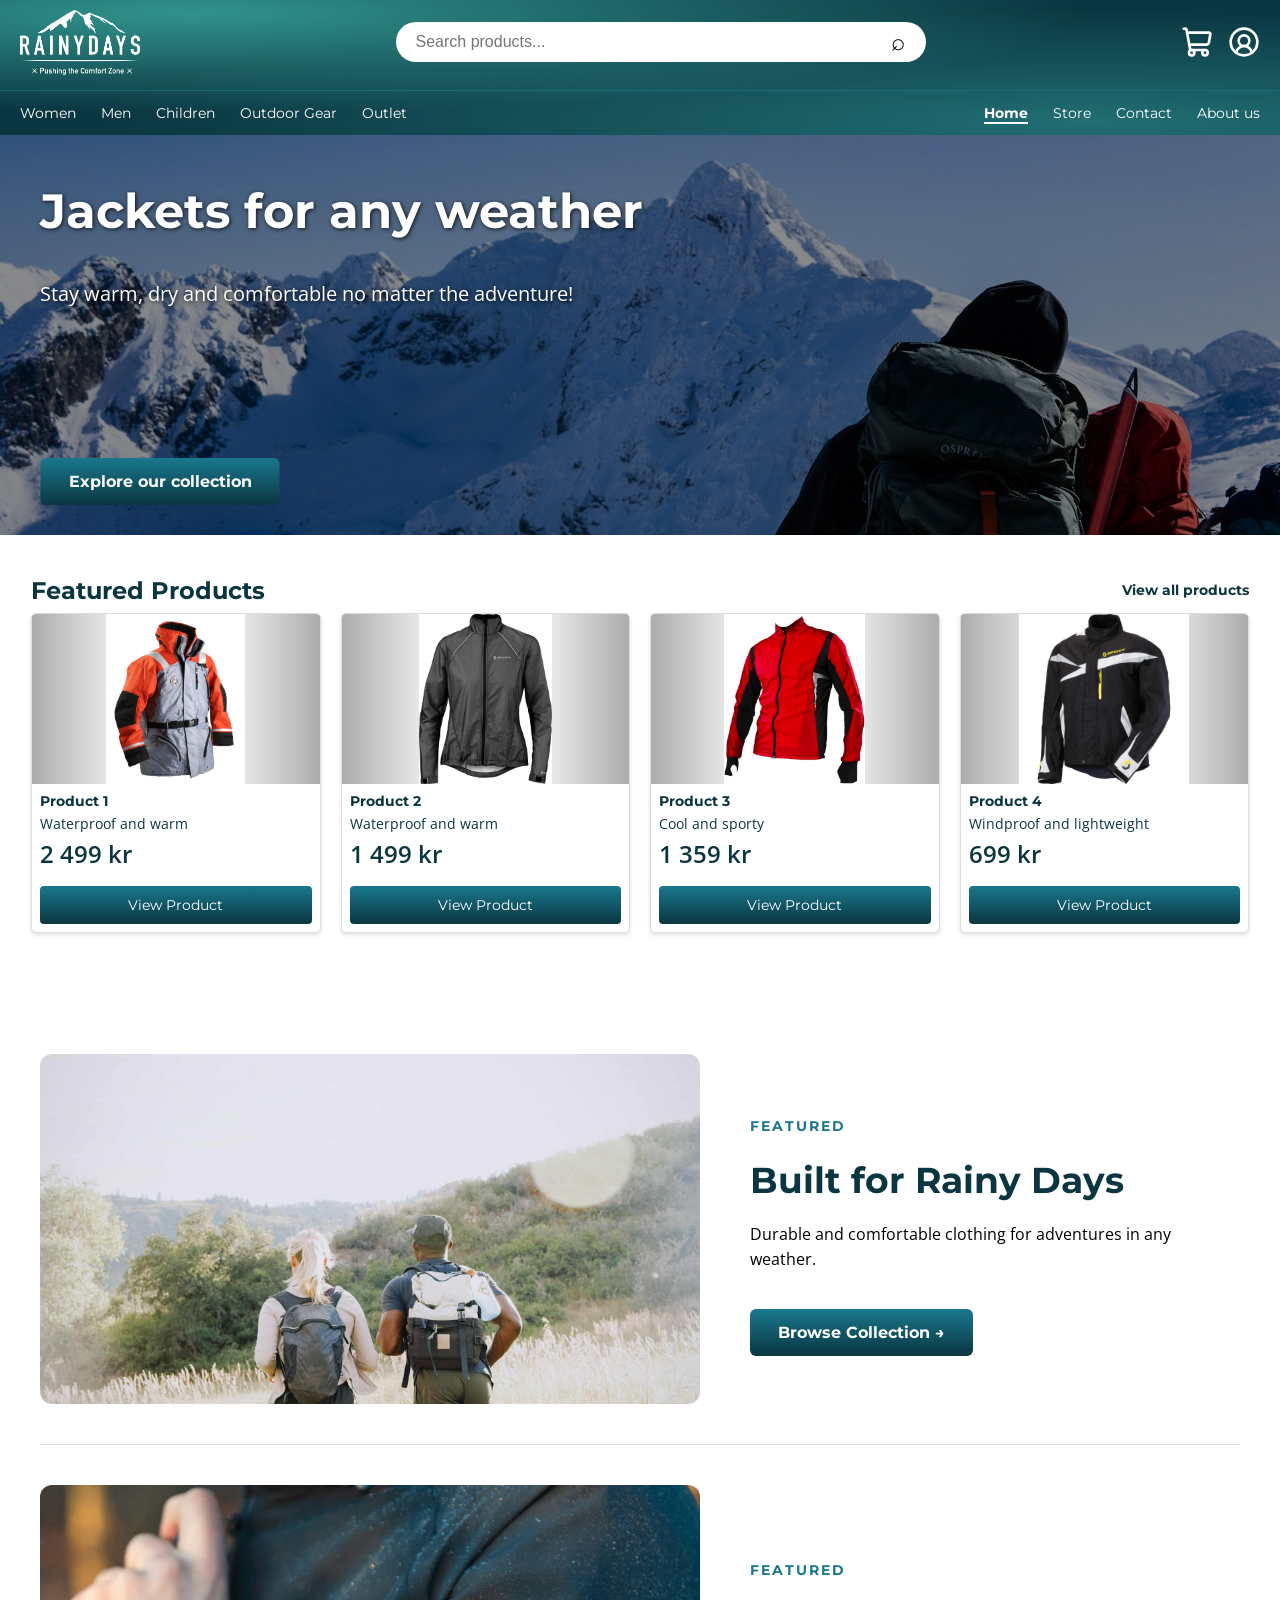
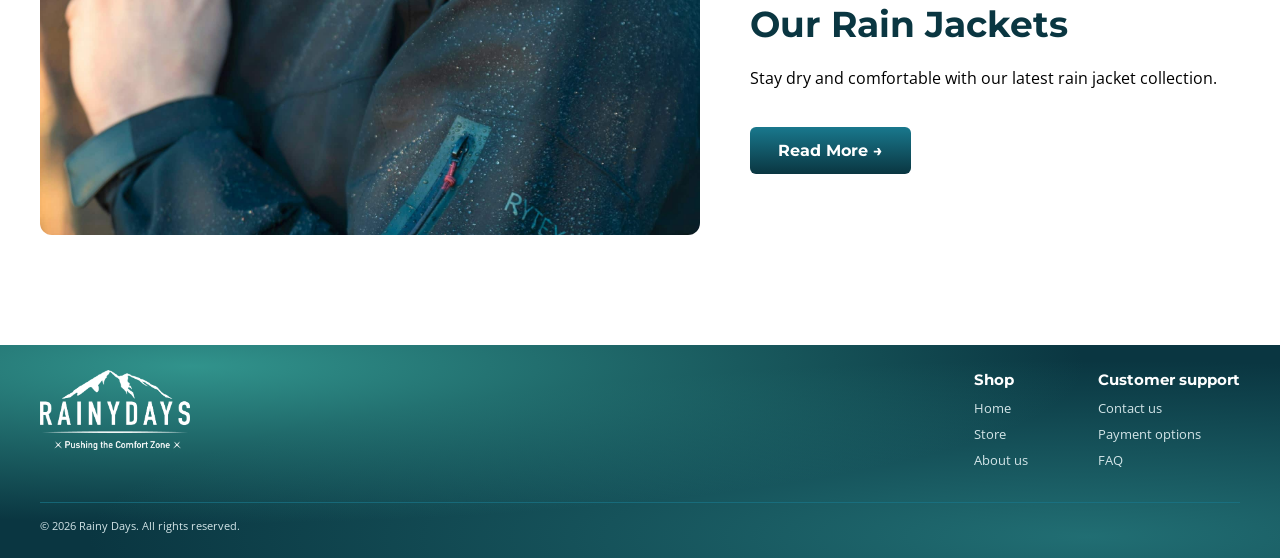
<file: index.html>
<!DOCTYPE html>
<html lang="en">

<head>
    <!-- Meta information -->
    <meta charset="UTF-8">
    <meta name="viewport" content="width=device-width, initial-scale=1.0">
    <meta name="description" content="Rainy Days offers outdoor clothing and jackets for every kind of weather.">

    <!-- Page title and favicon -->
    <title>Rainy Days | Outdoor Clothing</title>
    <link rel="icon" href="images/Favicons/favicon-32x32.png" type="image/png">

    <!-- Google Fonts -->
    <link rel="stylesheet" href="https://fonts.googleapis.com/css2?family=Montserrat:wght@400;700&display=swap">
    <link rel="stylesheet" href="https://fonts.googleapis.com/css2?family=Open+Sans:wght@400;700&display=swap">

    <!-- Main stylesheet -->
    <link rel="stylesheet" href="css/styles.css">
</head>

<body>

    <!--_____________________________________ Accessibility _____________________________________-->

    <a class="skip-link" href="#main-content">
        Skip to main content
    </a>


    <!--_____________________________________ Header _____________________________________-->

    <header>

        <!-- Header top -->
        <div class="header-top">

            <!-- Logo -->
            <a href="index.html" class="logo" aria-label="Rainy Days home">
                <img src="images/Rainydays/RainyDays_Logo.png" alt="Rainy Days Logo">
            </a>

            <!-- Search bar -->
            <form class="search-bar" role="search" action="store.html" method="get">
                <label class="visually-hidden" for="site-search">Search products</label>

                <input type="search" id="site-search" name="q" placeholder="Search products...">

                <button type="submit" aria-label="Search">
                    <span aria-hidden="true">⌕</span>
                </button>
            </form>

            <!-- Header icons -->
            <div class="header-icons">

                <a href="cart.html" class="cart-icon" aria-label="Shopping cart">
                    <img src="images/shopping-cart.svg" alt="">
                </a>

                <a href="profile.html" class="profile-icon" aria-label="Your profile">
                    <img src="images/circle-user-round.svg" alt="">
                </a>

            </div>
        </div>

        <!-- Header divider -->
        <div class="divider" aria-hidden="true"></div>

        <!-- Header navigation -->
        <div class="header-navigation">

            <!-- Product categories -->
            <nav class="category-nav" aria-label="Product categories">
                <ul>
                    <li><a href="store.html">Women</a></li>
                    <li><a href="store.html">Men</a></li>
                    <li><a href="store.html">Children</a></li>
                    <li><a href="store.html">Outdoor Gear</a></li>
                    <li><a href="store.html">Outlet</a></li>
                </ul>
            </nav>

            <!-- Main navigation -->
            <nav class="main-nav" aria-label="Main navigation">
                <ul>
                    <li>
                        <a href="index.html" class="active" aria-current="page">Home</a>
                    </li>
                    <li><a href="store.html">Store</a></li>
                    <li><a href="contact.html">Contact</a></li>
                    <li><a href="about.html">About us</a></li>
                </ul>
            </nav>

        </div>
    </header>


    <!--_____________________________________ Main Content _____________________________________-->

    <main id="main-content">

        <!--_____________________________________ Hero _____________________________________-->

        <section class="hero" aria-labelledby="hero-heading">
            <img src="images/Hero-Image.jpg" alt="A hiker exploring a snowy mountain landscape">
            <div class="hero-text">
                <h1 id="hero-heading">Jackets for any weather</h1>
                <p>Stay warm, dry and comfortable no matter the adventure!</p>
            </div>

            <a href="store.html" class="hero-button">Explore our collection</a>

        </section>


        <!--_____________________________________ Featured Products _____________________________________-->

        <section class="featured-products" aria-labelledby="products-heading">

            <div class="section-heading">
                <h2 id="products-heading">Featured Products</h2>
                <a href="store.html" class="view-all">View all products</a>
            </div>

            <div class="product-grid">

                <!-- Product 1 -->
                <article class="product-card">
                    <img src="images/Rainydays/RainyDays_Jacket1.jpg" alt="Product 1 jacket">

                    <div class="product-info">
                        <h3>Product 1</h3>
                        <p>Waterproof and warm</p>
                        <p class="product-price">2 499 kr</p>
                        <a href="product.html" class="view-button">View Product</a>
                    </div>
                </article>

                <!-- Product 2 -->
                <article class="product-card">
                    <img src="images/Rainydays/RainyDays_Jacket2.jpg" alt="Product 2 jacket">

                    <div class="product-info">
                        <h3>Product 2</h3>
                        <p>Waterproof and warm</p>
                        <p class="product-price">1 499 kr</p>
                        <a href="product.html" class="view-button">View Product</a>
                    </div>
                </article>

                <!-- Product 3 -->
                <article class="product-card">
                    <img src="images/Rainydays/RainyDays_Jacket3.jpg" alt="Product 3 jacket">

                    <div class="product-info">
                        <h3>Product 3</h3>
                        <p>Cool and sporty</p>
                        <p class="product-price">1 359 kr</p>
                        <a href="product.html" class="view-button">View Product</a>
                    </div>
                </article>

                <!-- Product 4 -->
                <article class="product-card">
                    <img
                        src="images/Rainydays/RainyDays_Jacket4.jpg"
                        alt="Product 4 jacket"
                    >

                    <div class="product-info">
                        <h3>Product 4</h3>
                        <p>Windproof and lightweight</p>
                        <p class="product-price">699 kr</p>
                        <a href="product.html" class="view-button">View Product</a>
                    </div>
                </article>

            </div>
        </section>


        <!--_____________________________________ Explore More _____________________________________-->

        <section class="explore-section" aria-label="Explore more clothing">

            <!-- Explore item 1 -->
            <article class="explore-item">

                <img src="images/Rainydays/Two-people-hiking.jpg" alt="Hikers exploring the mountains">

                <div class="explore-info">
                    <p class="explore-category">Featured</p>
                    <h2>Built for Rainy Days</h2>
                    <p>Durable and comfortable clothing for adventures in any weather.</p>
                    <a href="store.html" class="explore-button">Browse Collection →</a>
                </div>

            </article>

            <!-- Explore item 2 -->
            <article class="explore-item">

                <img
                    src="images/Rainydays/Man-jacket.jpg"
                    alt="Man wearing an outdoor jacket"
                >

                <div class="explore-info">
                    <p class="explore-category">Featured</p>
                    <h2>Our Rain Jackets</h2>
                    <p>Stay dry and comfortable with our latest rain jacket collection.</p>
                    <a href="store.html" class="explore-button">Read More →</a>
                </div>

            </article>

        </section>

    </main>


    <!--_____________________________________ Footer _____________________________________-->

    <footer class="site-footer">

        <!-- Footer main content -->
        <div class="footer-content">

            <!-- Footer logo -->
            <a href="index.html" class="footer-logo" aria-label="Rainy Days home">
                <img src="images/Rainydays/RainyDays_Logo.png" alt="">
            </a>

            <!-- Footer navigation -->
            <nav class="footer-navigation" aria-label="Footer navigation">

                <!-- Shop links -->
                <div class="footer-section">
                    <h2>Shop</h2>
                    <ul>
                        <li><a href="index.html">Home</a></li>
                        <li><a href="store.html">Store</a></li>
                        <li><a href="about.html">About us</a></li>
                    </ul>
                </div>

                <!-- Customer support links -->
                <div class="footer-section">
                    <h2>Customer support</h2>
                    <ul>
                        <li><a href="contact.html">Contact us</a></li>
                        <li><a href="payment.html">Payment options</a></li>
                        <li><a href="faq.html">FAQ</a></li>
                    </ul>
                </div>

            </nav>
        </div>

        <!-- Footer divider -->
        <div class="footer-divider" aria-hidden="true"></div>

        <!-- Footer bottom -->
        <div class="footer-bottom">
            <p>&copy; 2026 Rainy Days. All rights reserved.</p>
        </div>

    </footer>

</body>
</html>
</file>
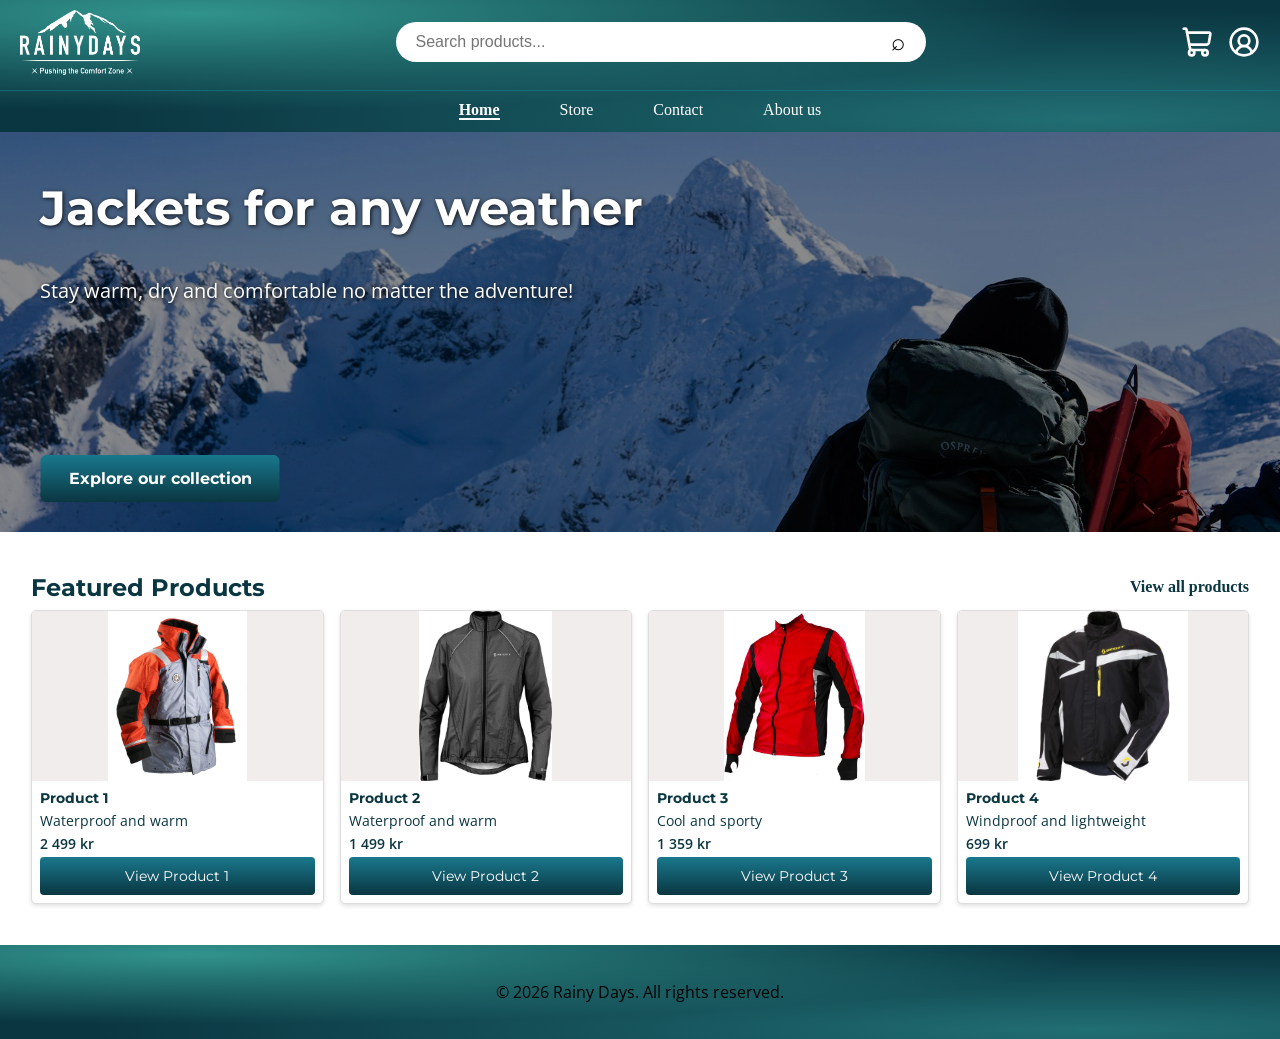
<file: Assignment/index.html>
<!DOCTYPE html>
<html lang="en">
<head>
    <meta charset="UTF-8">
    <meta name="viewport" content="width=device-width, initial-scale=1.0">
    <meta name="description" content="Rainy Days offers outdoor clothing and jackets for every kind of weather.">
    <title>Rainy Days | Outdoor Clothing</title>
    <link rel="icon" href="../Assignment/Fav icons/favicon-32x32.png" type="image/png">
    <link rel="stylesheet" href="https://fonts.googleapis.com/css2?family=Montserrat:wght@400;700&display=swap">
    <link rel="stylesheet" href="https://fonts.googleapis.com/css2?family=Open+Sans:wght@400;700&display=swap">
    <link rel="stylesheet" href="css/styles.css">
</head>

<body>
    <!-- Allows keyboard users to skip repeated navigation -->
    <a class="skip-link" href="#main-content">
        Skip to main content
    </a>

    <header>
        <div class="header-top">
            <a href="index.html" class="logo" aria-label="Rainy Days home"> 
                <img src="images/Rainy days/RainyDays_Logo.png" alt="">
            </a>

            <form class="search-bar" role="search" action="store.html" method="get">
                <label class="visually-hidden" for="site-search"> Search products </label>

                <input type="search" id="site-search" name="q" placeholder="Search products...">

                <button type="submit" aria-label="Search">
                    <span aria-hidden="true">⌕</span>
                </button>
            </form>

            <div class="header-icons">
                <a href="cart.html" class="cart-icon"
                   aria-label="Shopping cart">
                    <img src="images/shopping-cart.svg" alt="">
                </a>

                <a href="profile.html" class="profile-icon"
                   aria-label="Your profile">
                    <img src="images/circle-user-round.svg" alt="">
                </a>
            </div>
        </div>

        <div class="divider" aria-hidden="true"></div>

        <nav aria-label="Main navigation">
            <ul>
                <li><a href="index.html" class="active" aria-current="page">Home</a></li>
                <li><a href="store.html">Store</a></li>
                <li><a href="contact.html">Contact</a></li>
                <li><a href="about.html">About us</a></li>
            </ul>
        </nav>
    </header>

    <main id="main-content">
        <section class="hero" aria-labelledby="hero-heading">
            <img src="images/Hero-Image.jpg"
                 alt="A hiker exploring a snowy mountain landscape">

            <div class="hero-text">
                <h1 id="hero-heading">Jackets for any weather</h1>
                <p>Stay warm, dry and comfortable no matter the adventure!</p>
            </div>

            <a href="store.html" class="hero-button">Explore our collection</a>
        </section>

        <section class="featured-products" aria-labelledby="products-heading">

            <div class="section-heading">
                <h2 id="products-heading">Featured Products</h2>
                <a href="store.html" class="view-all"> View all products</a>
            </div>

            <div class="product-grid">
                <article class="product-card">
                    <img src="images/Rainy days/RainyDays_Jacket1.jpg" alt="Product 1 jacket">

                    <div class="product-info">
                        <h3>Product 1</h3>
                        <p>Waterproof and warm</p>
                        <p class="product-price">2 499 kr</p>
                        <a href="product.html" class="view-button">View Product 1</a>
                    </div>
                </article>

                <article class="product-card">
                    <img src="images/Rainy days/RainyDays_Jacket2.jpg" alt="Product 2 jacket">

                    <div class="product-info">
                        <h3>Product 2</h3>
                        <p>Waterproof and warm</p> 
                        <p class="product-price">1 499 kr</p>
                        <a href="product.html" class="view-button">View Product 2</a>
                    </div>
                </article>

                <article class="product-card">
                    <img src="images/Rainy days/RainyDays_Jacket3.jpg" alt="Product 3 jacket">

                    <div class="product-info">
                        <h3>Product 3</h3>
                        <p>Cool and sporty</p>
                        <p class="product-price">1 359 kr</p>
                        <a href="product.html" class="view-button">View Product 3</a>
                    </div>
                </article>

                <article class="product-card">
                    <img src="images/Rainy days/RainyDays_Jacket4.jpg" alt="Product 4 jacket">

                    <div class="product-info">
                        <h3>Product 4</h3>
                        <p>Windproof and lightweight</p>
                        <p class="product-price">699 kr</p>
                        <a href="product.html" class="view-button">View Product 4</a>
                    </div>
                </article>
            </div>
        </section>
    </main>

    <footer class="site-footer">
        <p>&copy; 2026 Rainy Days. All rights reserved.</p>
    </footer>
</body>
</html>
</file>
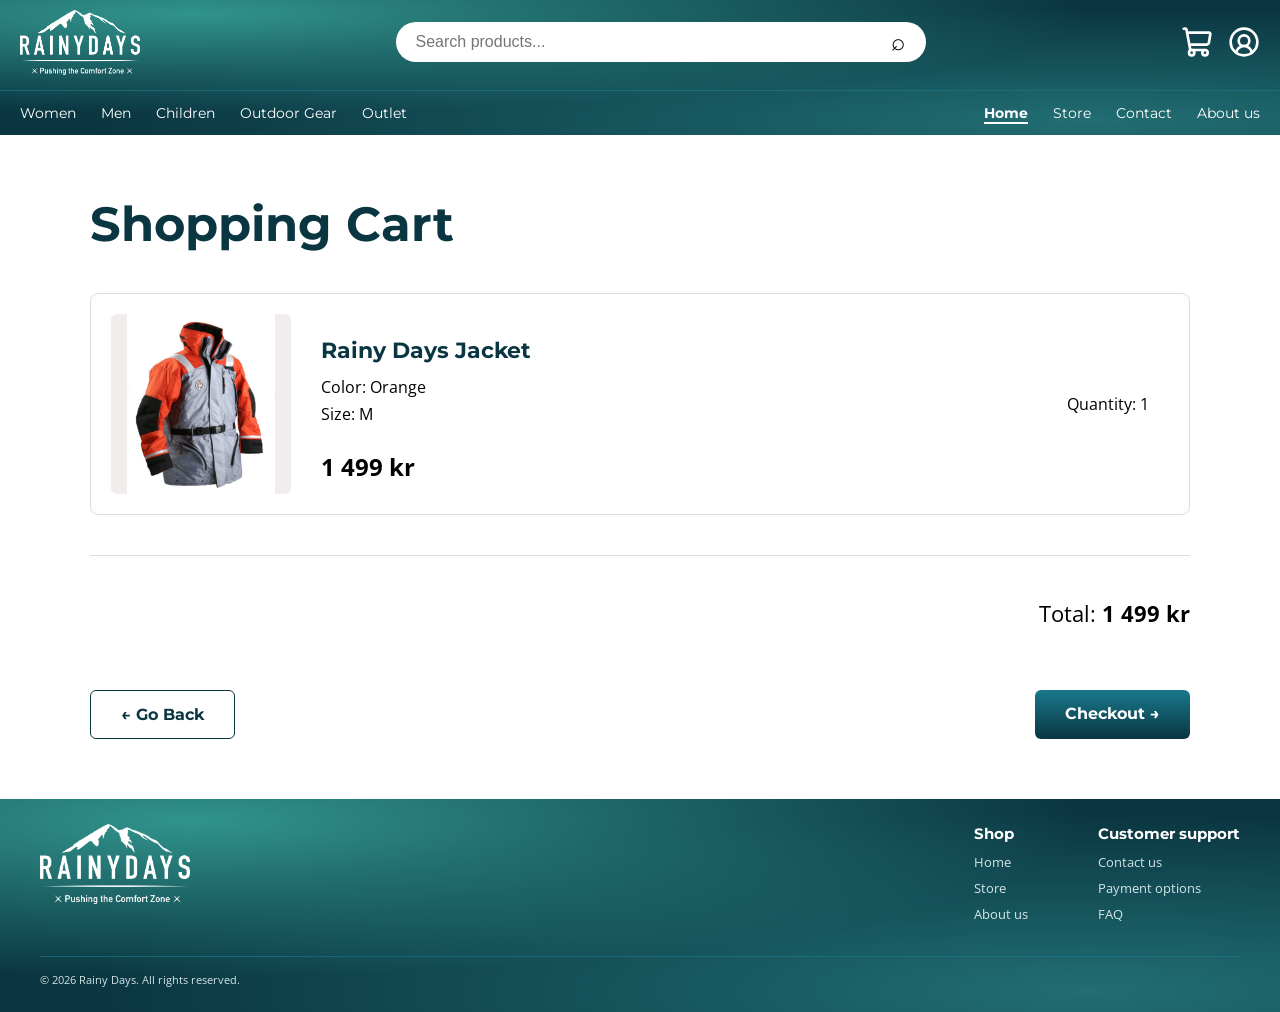
<file: cart.html>
<!DOCTYPE html>
<html lang="en">

<head>
    <!-- Meta information -->
    <meta charset="UTF-8">
    <meta name="viewport" content="width=device-width, initial-scale=1.0">
    <meta name="description" content="Rainy Days offers outdoor clothing and jackets for every kind of weather.">

    <!-- Page title and favicon -->
    <title>Rainy Days | Outdoor Clothing</title>
    <link rel="icon" href="images/Favicons/favicon-32x32.png" type="image/png">

    <!-- Google Fonts -->
    <link rel="stylesheet" href="https://fonts.googleapis.com/css2?family=Montserrat:wght@400;700&display=swap">
    <link rel="stylesheet" href="https://fonts.googleapis.com/css2?family=Open+Sans:wght@400;700&display=swap">

    <!-- Main stylesheet -->
    <link rel="stylesheet" href="css/styles.css">
</head>

<body>

    <!--_____________________________________ Accessibility _____________________________________-->

    <a class="skip-link" href="#main-content">
        Skip to main content
    </a>


    <!--_____________________________________ Header _____________________________________-->

    <header>

        <!-- Header top -->
        <div class="header-top">

            <!-- Logo -->
            <a href="index.html" class="logo" aria-label="Rainy Days home">
                <img src="images/Rainydays/RainyDays_Logo.png" alt="">
            </a>

            <!-- Search bar -->
            <form class="search-bar" role="search" action="store.html" method="get">
                <label class="visually-hidden" for="site-search">Search products</label>

                <input type="search" id="site-search" name="q" placeholder="Search products...">

                <button type="submit" aria-label="Search">
                    <span aria-hidden="true">⌕</span>
                </button>
            </form>

            <!-- Header icons -->
            <div class="header-icons">

                <a href="cart.html" class="cart-icon" aria-label="Shopping cart">
                    <img src="images/shopping-cart.svg" alt="">
                </a>

                <a href="profile.html" class="profile-icon" aria-label="Your profile">
                    <img src="images/circle-user-round.svg" alt="">
                </a>

            </div>
        </div>

        <!-- Header divider -->
        <div class="divider" aria-hidden="true"></div>

        <!-- Header navigation -->
        <div class="header-navigation">

            <!-- Product categories -->
            <nav class="category-nav" aria-label="Product categories">
                <ul>
                    <li><a href="store.html">Women</a></li>
                    <li><a href="store.html">Men</a></li>
                    <li><a href="store.html">Children</a></li>
                    <li><a href="store.html">Outdoor Gear</a></li>
                    <li><a href="store.html">Outlet</a></li>
                </ul>
            </nav>

            <!-- Main navigation -->
            <nav class="main-nav" aria-label="Main navigation">
                <ul>
                    <li>
                        <a href="index.html" class="active" aria-current="page">Home</a>
                    </li>
                    <li><a href="store.html">Store</a></li>
                    <li><a href="contact.html">Contact</a></li>
                    <li><a href="about.html">About us</a></li>
                </ul>
            </nav>

        </div>
    </header>

    <main id="main-content">

    <!--_____________________________________ Shopping Cart _____________________________________-->

    <section class="cart-page">

        <h1>Shopping Cart</h1>

        <div class="cart-item">

            <img src="images/Rainydays/RainyDays_Jacket1.jpg" alt="Blue Rainy Days jacket">

            <div class="cart-item-info">
                <h2>Rainy Days Jacket</h2>
                <p>Color: Orange</p>
                <p>Size: M</p>
                <p class="cart-price">1 499 kr</p>
            </div>

            <div class="cart-quantity">
                <p>Quantity: 1</p>
            </div>

        </div>

        <div class="cart-total">
            <p>Total: <strong>1 499 kr</strong></p>
        </div>

        <div class="cart-actions">
            <a href="store.html" class="cart-back-button">← Go Back</a>
            <a href="checkout.html" class="cart-checkout-button">Checkout →</a>
        </div>

    </section>

</main>

    <footer class="site-footer">

    <!-- Footer main content -->
    <div class="footer-content">

        <!-- Footer logo -->
        <a href="index.html" class="footer-logo" aria-label="Rainy Days home">
            <img src="images/Rainydays/RainyDays_Logo.png" alt="">
        </a>

        <!-- Footer navigation -->
        <nav class="footer-navigation" aria-label="Footer navigation">

            <!-- Shop links -->
            <div class="footer-section">
                <h2>Shop</h2>
                <ul>
                    <li><a href="index.html">Home</a></li>
                    <li><a href="store.html">Store</a></li>
                    <li><a href="about.html">About us</a></li>
                </ul>
            </div>

            <!-- Customer support links -->
            <div class="footer-section">
                <h2>Customer support</h2>
                <ul>
                    <li><a href="contact.html">Contact us</a></li>
                    <li><a href="payment.html">Payment options</a></li>
                    <li><a href="faq.html">FAQ</a></li>
                </ul>
            </div>

        </nav>
    </div>

    <!-- Footer divider -->
    <div class="footer-divider" aria-hidden="true"></div>

    <!-- Footer bottom -->
    <div class="footer-bottom">
        <p>&copy; 2026 Rainy Days. All rights reserved.</p>
    </div>

</footer>
</body>
</html>
</file>
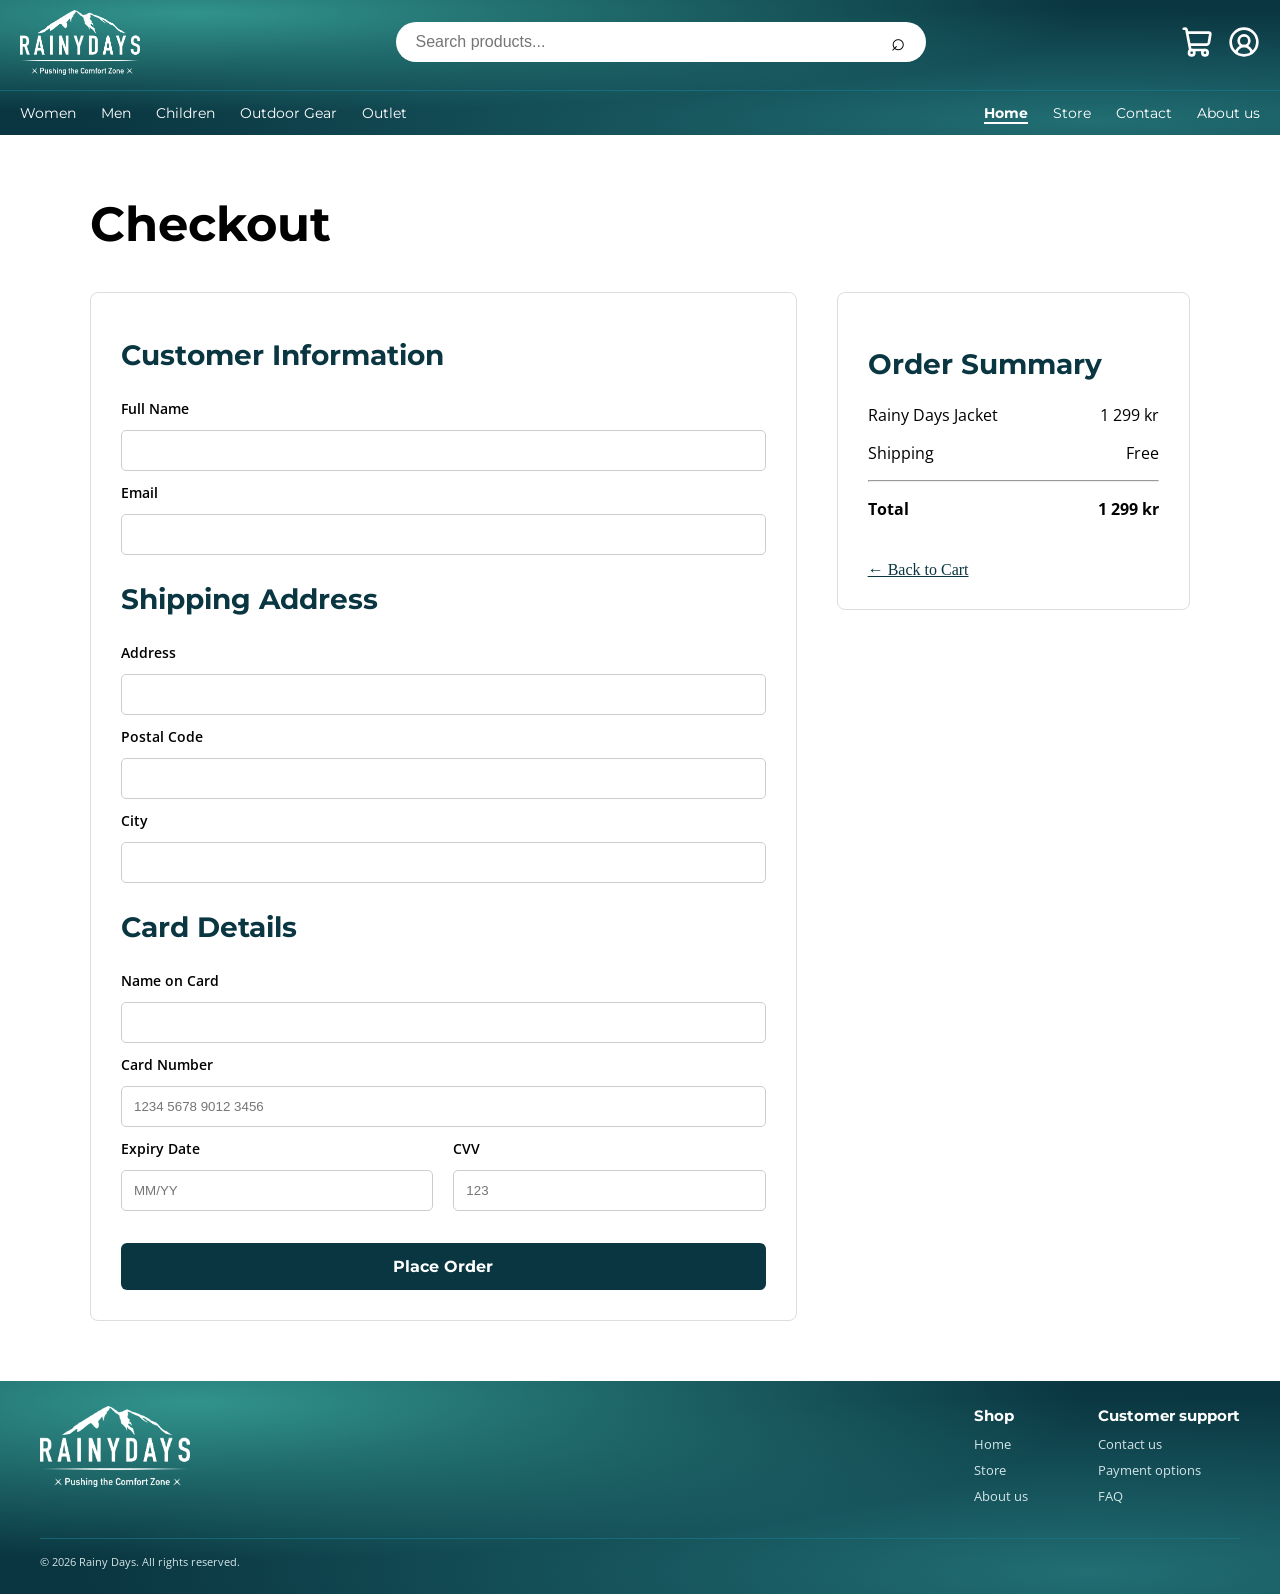
<file: checkout.html>
<!DOCTYPE html>
<html lang="en">
<head>
    <!-- Meta information -->
    <meta charset="UTF-8">
    <meta name="viewport" content="width=device-width, initial-scale=1.0">
    <meta name="description" content="Rainy Days offers outdoor clothing and jackets for every kind of weather.">

    <!-- Page title and favicon -->
    <title>Rainy Days | Outdoor Clothing</title>
    <link rel="icon" href="images/Favicons/favicon-32x32.png" type="image/png">

    <!-- Google Fonts -->
    <link rel="stylesheet" href="https://fonts.googleapis.com/css2?family=Montserrat:wght@400;700&display=swap">
    <link rel="stylesheet" href="https://fonts.googleapis.com/css2?family=Open+Sans:wght@400;700&display=swap">

    <!-- Main stylesheet -->
    <link rel="stylesheet" href="css/styles.css">
</head>

<body>

    <!--_____________________________________ Accessibility _____________________________________-->

    <a class="skip-link" href="#main-content">
        Skip to main content
    </a>


    <!--_____________________________________ Header _____________________________________-->

    <header>

        <!-- Header top -->
        <div class="header-top">

            <!-- Logo -->
            <a href="index.html" class="logo" aria-label="Rainy Days home">
                <img src="images/Rainydays/RainyDays_Logo.png" alt="">
            </a>

            <!-- Search bar -->
            <form class="search-bar" role="search" action="store.html" method="get">
                <label class="visually-hidden" for="site-search">Search products</label>

                <input type="search" id="site-search" name="q" placeholder="Search products...">

                <button type="submit" aria-label="Search">
                    <span aria-hidden="true">⌕</span>
                </button>
            </form>

            <!-- Header icons -->
            <div class="header-icons">

                <a href="cart.html" class="cart-icon" aria-label="Shopping cart">
                    <img src="images/shopping-cart.svg" alt="">
                </a>

                <a href="profile.html" class="profile-icon" aria-label="Your profile">
                    <img src="images/circle-user-round.svg" alt="">
                </a>

            </div>
        </div>

        <!-- Header divider -->
        <div class="divider" aria-hidden="true"></div>

        <!-- Header navigation -->
        <div class="header-navigation">

            <!-- Product categories -->
            <nav class="category-nav" aria-label="Product categories">
                <ul>
                    <li><a href="store.html">Women</a></li>
                    <li><a href="store.html">Men</a></li>
                    <li><a href="store.html">Children</a></li>
                    <li><a href="store.html">Outdoor Gear</a></li>
                    <li><a href="store.html">Outlet</a></li>
                </ul>
            </nav>

            <!-- Main navigation -->
            <nav class="main-nav" aria-label="Main navigation">
                <ul>
                    <li>
                        <a href="index.html" class="active" aria-current="page">Home</a>
                    </li>
                    <li><a href="store.html">Store</a></li>
                    <li><a href="contact.html">Contact</a></li>
                    <li><a href="about.html">About us</a></li>
                </ul>
            </nav>

        </div>
    </header>

    <main id="main-content">
    <section class="checkout-page">
        <h1>Checkout</h1>

        <div class="checkout-content">
            <form class="checkout-form">
                <h2>Customer Information</h2>

                <label for="name">Full Name</label>
                <input type="text" id="name" name="name">

                <label for="email">Email</label>
                <input type="email" id="email" name="email">

                <h2>Shipping Address</h2>

                <label for="address">Address</label>
                <input type="text" id="address" name="address">

                <label for="postal-code">Postal Code</label>
                <input type="text" id="postal-code" name="postal-code">

                <label for="city">City</label>
                <input type="text" id="city" name="city">
            
                <h2>Card Details</h2>

                    <label for="card-name">Name on Card</label>
                    <input type="text" id="card-name" name="card-name">

                    <label for="card-number">Card Number</label>
                    <input type="text" id="card-number" name="card-number" placeholder="1234 5678 9012 3456">

                    <div class="card-details-row">
                        <div>
                            <label for="expiry">Expiry Date</label>
                            <input type="text" id="expiry" name="expiry" placeholder="MM/YY">
                        </div>

                        <div>
                            <label for="cvv">CVV</label>
                            <input type="text" id="cvv" name="cvv" placeholder="123">
                        </div>
                    </div>
                    <a href="confirmation.html" class="confirmation-button">Place Order</a>
            </form>

            <aside class="order-summary">
                <h2>Order Summary</h2>
                <p>Rainy Days Jacket <span>1 299 kr</span></p>
                <p>Shipping <span>Free</span></p>
                <hr>
                <p><strong>Total</strong> <strong>1 299 kr</strong></p>
                <a href="cart.html">← Back to Cart</a>
            </aside>
        </div>
    </section>
    
</main>

    <footer class="site-footer">

    <!-- Footer main content -->
    <div class="footer-content">

        <!-- Footer logo -->
        <a href="index.html" class="footer-logo" aria-label="Rainy Days home">
            <img src="images/Rainydays/RainyDays_Logo.png" alt="">
        </a>

        <!-- Footer navigation -->
        <nav class="footer-navigation" aria-label="Footer navigation">

            <!-- Shop links -->
            <div class="footer-section">
                <h2>Shop</h2>
                <ul>
                    <li><a href="index.html">Home</a></li>
                    <li><a href="store.html">Store</a></li>
                    <li><a href="about.html">About us</a></li>
                </ul>
            </div>

            <!-- Customer support links -->
            <div class="footer-section">
                <h2>Customer support</h2>
                <ul>
                    <li><a href="contact.html">Contact us</a></li>
                    <li><a href="payment.html">Payment options</a></li>
                    <li><a href="faq.html">FAQ</a></li>
                </ul>
            </div>

        </nav>
    </div>

    <!-- Footer divider -->
    <div class="footer-divider" aria-hidden="true"></div>

    <!-- Footer bottom -->
    <div class="footer-bottom">
        <p>&copy; 2026 Rainy Days. All rights reserved.</p>
    </div>

</footer>
</body>
</html>
</file>
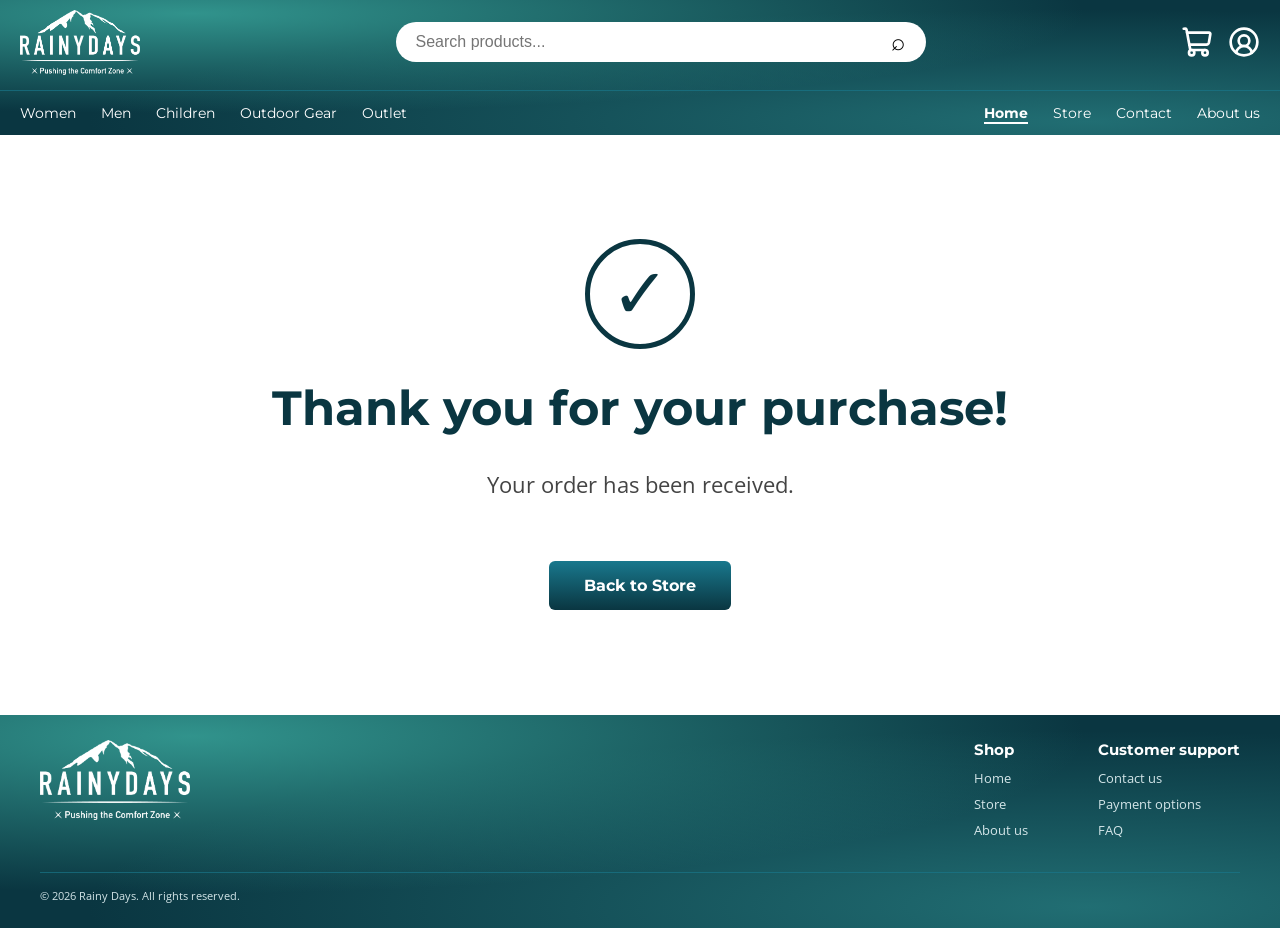
<file: confirmation.html>
<!DOCTYPE html>
<html lang="en">

<head>
    <!-- Meta information -->
    <meta charset="UTF-8">
    <meta name="viewport" content="width=device-width, initial-scale=1.0">
    <meta name="description" content="Rainy Days offers outdoor clothing and jackets for every kind of weather.">

    <!-- Page title and favicon -->
    <title>Rainy Days | Outdoor Clothing</title>
    <link rel="icon" href="images/Favicons/favicon-32x32.png" type="image/png">

    <!-- Google Fonts -->
    <link rel="stylesheet" href="https://fonts.googleapis.com/css2?family=Montserrat:wght@400;700&display=swap">
    <link rel="stylesheet" href="https://fonts.googleapis.com/css2?family=Open+Sans:wght@400;700&display=swap">

    <!-- Main stylesheet -->
    <link rel="stylesheet" href="css/styles.css">
</head>

<body>

    <!--_____________________________________ Accessibility _____________________________________-->

    <a class="skip-link" href="#main-content">
        Skip to main content
    </a>


    <!--_____________________________________ Header _____________________________________-->

    <header>

        <!-- Header top -->
        <div class="header-top">

            <!-- Logo -->
            <a href="index.html" class="logo" aria-label="Rainy Days home">
                <img src="images/Rainydays/RainyDays_Logo.png" alt="">
            </a>

            <!-- Search bar -->
            <form class="search-bar" role="search" action="store.html" method="get">
                <label class="visually-hidden" for="site-search">Search products</label>

                <input type="search" id="site-search" name="q" placeholder="Search products...">

                <button type="submit" aria-label="Search">
                    <span aria-hidden="true">⌕</span>
                </button>
            </form>

            <!-- Header icons -->
            <div class="header-icons">

                <a href="cart.html" class="cart-icon" aria-label="Shopping cart">
                    <img src="images/shopping-cart.svg" alt="">
                </a>

                <a href="profile.html" class="profile-icon" aria-label="Your profile">
                    <img src="images/circle-user-round.svg" alt="">
                </a>

            </div>
        </div>

        <!-- Header divider -->
        <div class="divider" aria-hidden="true"></div>

        <!-- Header navigation -->
        <div class="header-navigation">

            <!-- Product categories -->
            <nav class="category-nav" aria-label="Product categories">
                <ul>
                    <li><a href="store.html">Women</a></li>
                    <li><a href="store.html">Men</a></li>
                    <li><a href="store.html">Children</a></li>
                    <li><a href="store.html">Outdoor Gear</a></li>
                    <li><a href="store.html">Outlet</a></li>
                </ul>
            </nav>

            <!-- Main navigation -->
            <nav class="main-nav" aria-label="Main navigation">
                <ul>
                    <li>
                        <a href="index.html" class="active" aria-current="page">Home</a>
                    </li>
                    <li><a href="store.html">Store</a></li>
                    <li><a href="contact.html">Contact</a></li>
                    <li><a href="about.html">About us</a></li>
                </ul>
            </nav>

        </div>
    </header>

    <!--_____________________________________ Confirmation _____________________________________-->

    <main id="main-content">

    <!-- Order Confirmation -->
    <section class="confirmation-page">

        <div class="confirmation-checkmark" aria-hidden="true">✓</div>

        <h1>Thank you for your purchase!</h1>

        <p>Your order has been received.</p>

        <a href="store.html" class="confirmation-button">
            Back to Store
        </a>

    </section>

</main>

    <footer class="site-footer">

    <!-- Footer main content -->
    <div class="footer-content">

        <!-- Footer logo -->
        <a href="index.html" class="footer-logo" aria-label="Rainy Days home">
            <img src="images/Rainydays/RainyDays_Logo.png" alt="">
        </a>

        <!-- Footer navigation -->
        <nav class="footer-navigation" aria-label="Footer navigation">

            <!-- Shop links -->
            <div class="footer-section">
                <h2>Shop</h2>
                <ul>
                    <li><a href="index.html">Home</a></li>
                    <li><a href="store.html">Store</a></li>
                    <li><a href="about.html">About us</a></li>
                </ul>
            </div>

            <!-- Customer support links -->
            <div class="footer-section">
                <h2>Customer support</h2>
                <ul>
                    <li><a href="contact.html">Contact us</a></li>
                    <li><a href="payment.html">Payment options</a></li>
                    <li><a href="faq.html">FAQ</a></li>
                </ul>
            </div>

        </nav>
    </div>

    <!-- Footer divider -->
    <div class="footer-divider" aria-hidden="true"></div>

    <!-- Footer bottom -->
    <div class="footer-bottom">
        <p>&copy; 2026 Rainy Days. All rights reserved.</p>
    </div>

</footer>
</body>

</html>
</file>
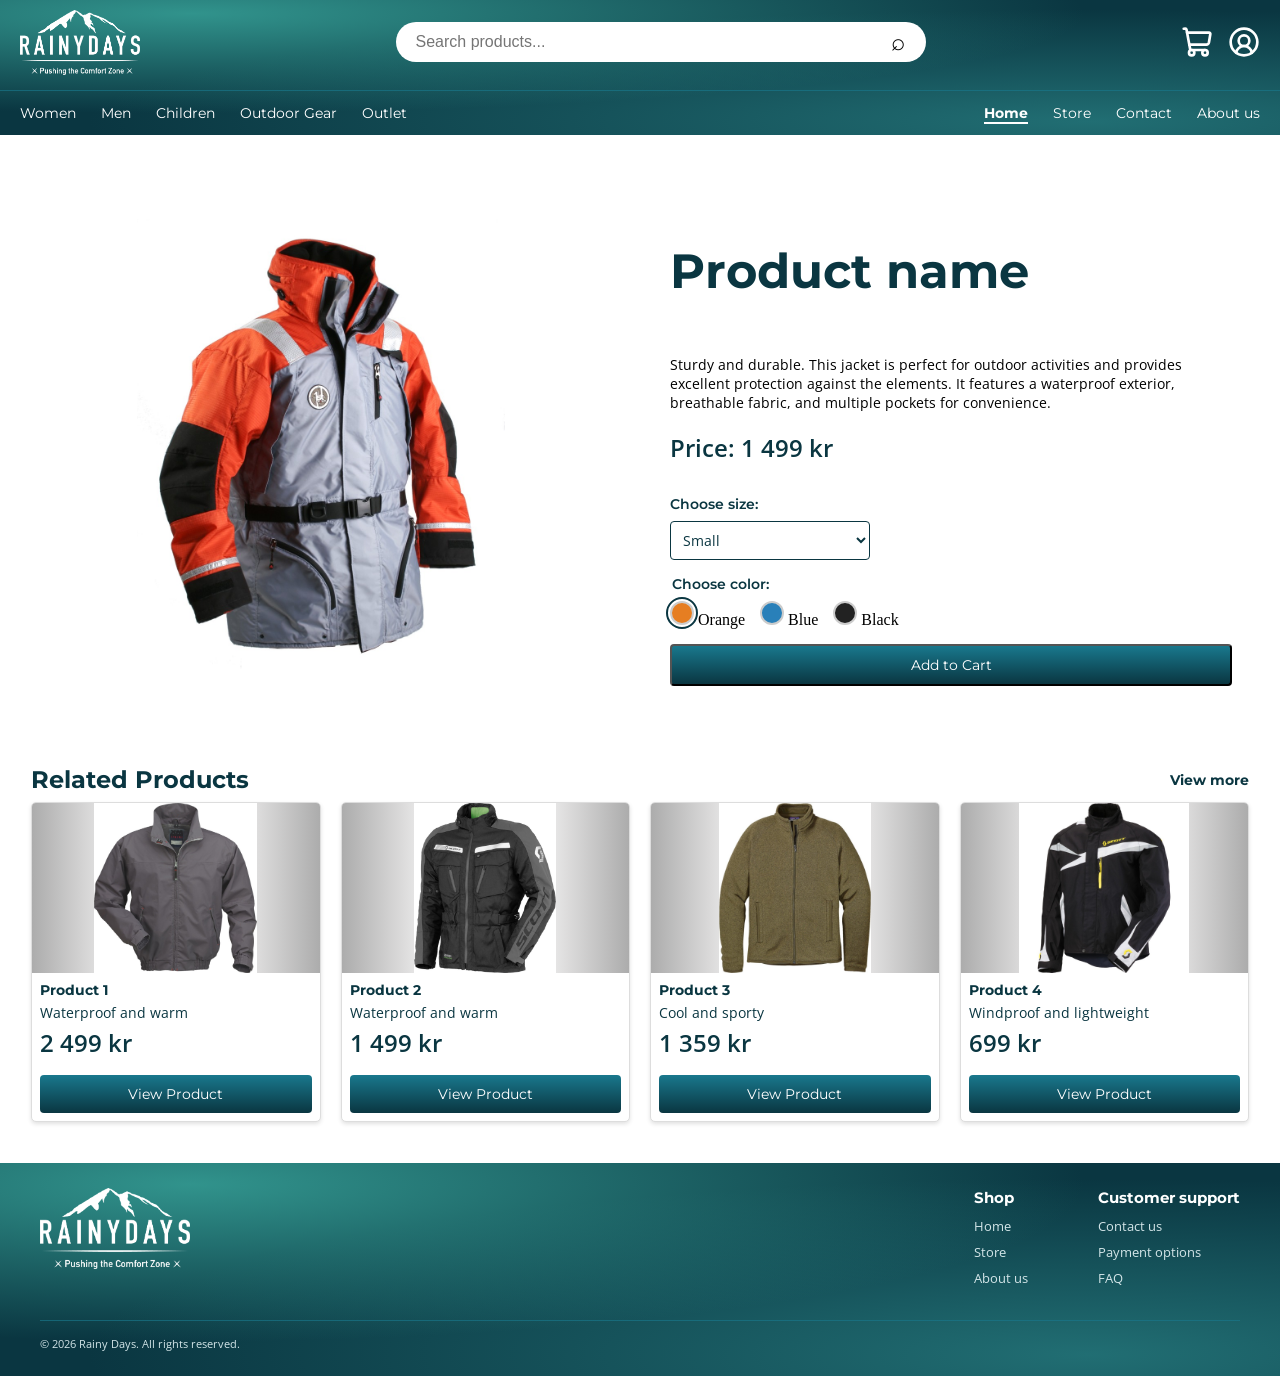
<file: product.html>
<!DOCTYPE html>
<html lang="en">

<head>
    <!-- Meta information -->
    <meta charset="UTF-8">
    <meta name="viewport" content="width=device-width, initial-scale=1.0">
    <meta name="description" content="Rainy Days offers outdoor clothing and jackets for every kind of weather.">

    <!-- Page title and favicon -->
    <title>Rainy Days | Outdoor Clothing</title>
    <link rel="icon" href="images/Favicons/favicon-32x32.png" type="image/png">

    <!-- Google Fonts -->
    <link rel="stylesheet" href="https://fonts.googleapis.com/css2?family=Montserrat:wght@400;700&display=swap">
    <link rel="stylesheet" href="https://fonts.googleapis.com/css2?family=Open+Sans:wght@400;700&display=swap">

    <!-- Main stylesheet -->
    <link rel="stylesheet" href="css/styles.css">
</head>

<body>

    <!--_____________________________________ Accessibility _____________________________________-->

    <a class="skip-link" href="#main-content">
        Skip to main content
    </a>


    <!--_____________________________________ Header _____________________________________-->

    <header>

        <!-- Header top -->
        <div class="header-top">

            <!-- Logo -->
            <a href="index.html" class="logo" aria-label="Rainy Days home">
                <img src="images/Rainydays/RainyDays_Logo.png" alt="">
            </a>

            <!-- Search bar -->
            <form class="search-bar" role="search" action="store.html" method="get">
                <label class="visually-hidden" for="site-search">Search products</label>

                <input type="search" id="site-search" name="q" placeholder="Search products...">

                <button type="submit" aria-label="Search">
                    <span aria-hidden="true">⌕</span>
                </button>
            </form>

            <!-- Header icons -->
            <div class="header-icons">

                <a href="cart.html" class="cart-icon" aria-label="Shopping cart">
                    <img src="images/shopping-cart.svg" alt="">
                </a>

                <a href="profile.html" class="profile-icon" aria-label="Your profile">
                    <img src="images/circle-user-round.svg" alt="">
                </a>

            </div>
        </div>

        <!-- Header divider -->
        <div class="divider" aria-hidden="true"></div>

        <!-- Header navigation -->
        <div class="header-navigation">

            <!-- Product categories -->
            <nav class="category-nav" aria-label="Product categories">
                <ul>
                    <li><a href="store.html">Women</a></li>
                    <li><a href="store.html">Men</a></li>
                    <li><a href="store.html">Children</a></li>
                    <li><a href="store.html">Outdoor Gear</a></li>
                    <li><a href="store.html">Outlet</a></li>
                </ul>
            </nav>

            <!-- Main navigation -->
            <nav class="main-nav" aria-label="Main navigation">
                <ul>
                    <li>
                        <a href="index.html" class="active" aria-current="page">Home</a>
                    </li>
                    <li><a href="store.html">Store</a></li>
                    <li><a href="contact.html">Contact</a></li>
                    <li><a href="about.html">About us</a></li>
                </ul>
            </nav>

        </div>
    </header>

    <main id="main-content">

    <!--_____________________________________ Product Details _____________________________________-->

    <section class="product-page">

        <!-- Product image -->
        <div class="product-image">
            <img src="images/Rainydays/RainyDays_Jacket1.jpg" alt="Product jacket">
        </div>

        <!-- Product information -->
        <div class="product-info">

            <h1>Product name</h1>

            <p>
                Sturdy and durable. This jacket is perfect for outdoor activities
                and provides excellent protection against the elements. It features
                a waterproof exterior, breathable fabric, and multiple pockets
                for convenience.
            </p>

            <p class="product-price">Price: 1 499 kr</p>

            <!-- Size selection -->
            <div class="size-option">
                <label for="size">Choose size:</label>

                <select id="size" name="size">
                    <option value="small">Small</option>
                    <option value="medium">Medium</option>
                    <option value="large">Large</option>
                    <option value="extra-large">Extra Large</option>
                </select>
            </div>

            <!-- Color selection -->
            <fieldset class="color-selector">
                <legend>Choose color:</legend>

                <label>
                    <input type="radio" name="jacket-color" value="orange" checked>
                    Orange
                </label>

                <label>
                    <input type="radio" name="jacket-color" value="blue">
                    Blue
                </label>

                <label>
                    <input type="radio" name="jacket-color" value="black">
                    Black
                </label>
            </fieldset>

            <button type="button" class="add-to-cart-button" id="add-to-cart">
                Add to Cart
            </button>

        </div>
    </section>


    <!--_____________________________________ Related Products _____________________________________-->

    <section class="related-products" aria-labelledby="related-products-heading">

        <div class="section-heading">
            <h2 id="related-products-heading">Related Products</h2>
            <a href="store.html" class="view-all">View more</a>
        </div>

        <div class="product-grid">

            <!-- Product 1 -->
            <article class="product-card">
                <img src="images/Rainydays/RainyDays_Jacket5.jpg" alt="Product 1 jacket">

                <div class="product-info">
                    <h3>Product 1</h3>
                    <p>Waterproof and warm</p>
                    <p class="product-price">2 499 kr</p>
                    <a href="product.html" class="view-button">View Product</a>
                </div>
            </article>

            <!-- Product 2 -->
            <article class="product-card">
                <img src="images/Rainydays/RainyDays_Jacket6.jpg" alt="Product 2 jacket">

                <div class="product-info">
                    <h3>Product 2</h3>
                    <p>Waterproof and warm</p>
                    <p class="product-price">1 499 kr</p>
                    <a href="product.html" class="view-button">View Product</a>
                </div>
            </article>

            <!-- Product 3 -->
            <article class="product-card">
                <img src="images/Rainydays/RainyDays_Jacket7.jpg" alt="Product 3 jacket">

                <div class="product-info">
                    <h3>Product 3</h3>
                    <p>Cool and sporty</p>
                    <p class="product-price">1 359 kr</p>
                    <a href="product.html" class="view-button">View Product</a>
                </div>
            </article>

            <!-- Product 4 -->
            <article class="product-card">
                <img src="images/Rainydays/RainyDays_Jacket4.jpg" alt="Product 4 jacket">

                <div class="product-info">
                    <h3>Product 4</h3>
                    <p>Windproof and lightweight</p>
                    <p class="product-price">699 kr</p>
                    <a href="product.html" class="view-button">View Product</a>
                </div>
            </article>

        </div>
    </section>

</main>

    <footer class="site-footer">

    <!-- Footer main content -->
    <div class="footer-content">

        <!-- Footer logo -->
        <a href="index.html" class="footer-logo" aria-label="Rainy Days home">
            <img src="images/Rainydays/RainyDays_Logo.png" alt="">
        </a>

        <!-- Footer navigation -->
        <nav class="footer-navigation" aria-label="Footer navigation">

            <!-- Shop links -->
            <div class="footer-section">
                <h2>Shop</h2>
                <ul>
                    <li><a href="index.html">Home</a></li>
                    <li><a href="store.html">Store</a></li>
                    <li><a href="about.html">About us</a></li>
                </ul>
            </div>

            <!-- Customer support links -->
            <div class="footer-section">
                <h2>Customer support</h2>
                <ul>
                    <li><a href="contact.html">Contact us</a></li>
                    <li><a href="payment.html">Payment options</a></li>
                    <li><a href="faq.html">FAQ</a></li>
                </ul>
            </div>

        </nav>
    </div>

    <!-- Footer divider -->
    <div class="footer-divider" aria-hidden="true"></div>

    <!-- Footer bottom -->
    <div class="footer-bottom">
        <p>&copy; 2026 Rainy Days. All rights reserved.</p>
    </div>

</footer>
</body>
</html>
</file>
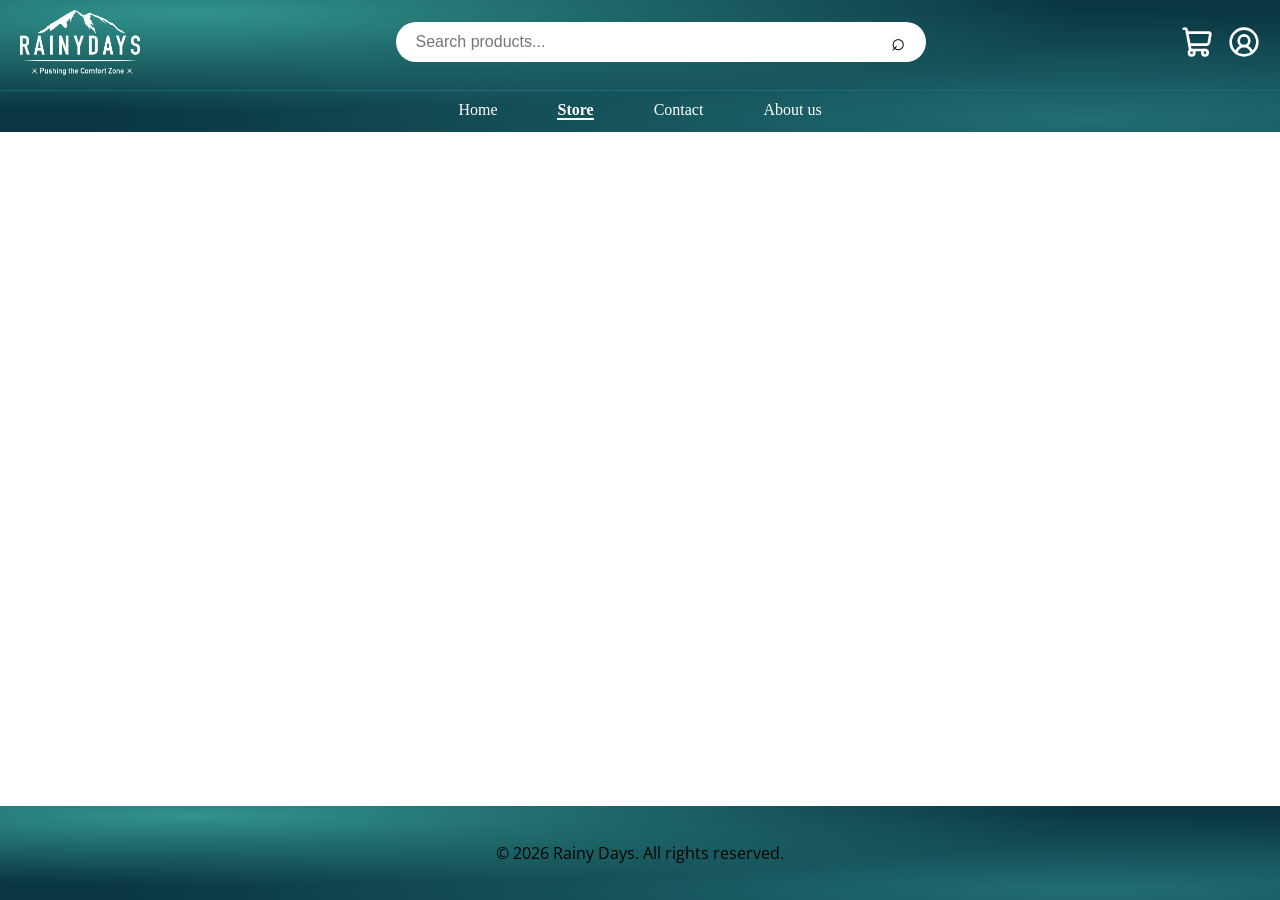
<file: Assignment/cart.html>
<!DOCTYPE html>
<html lang="en">
<head>
    <meta charset="UTF-8">
    <meta name="viewport" content="width=device-width, initial-scale=1.0">
    <meta name="description" content="Rainy Days offers outdoor clothing and jackets for every kind of weather.">
    <title>Rainy Days | Outdoor Clothing</title>
    <link rel="icon" href="../Assignment/Fav icons/favicon-32x32.png" type="image/png">
    <link rel="stylesheet" href="https://fonts.googleapis.com/css2?family=Montserrat:wght@400;700&display=swap">
    <link rel="stylesheet" href="https://fonts.googleapis.com/css2?family=Open+Sans:wght@400;700&display=swap">
    <link rel="stylesheet" href="css/styles.css">
</head>

<body>
    <!-- Allows keyboard users to skip repeated navigation -->
    <a class="skip-link" href="#main-content">
        Skip to main content
    </a>

    <header>
        <div class="header-top">
            <a href="index.html" class="logo" aria-label="Rainy Days home"> 
                <img src="images/Rainy days/RainyDays_Logo.png" alt="">
            </a>

            <form class="search-bar" role="search" action="store.html" method="get">
                <label class="visually-hidden" for="site-search"> Search products </label>

                <input type="search" id="site-search" name="q" placeholder="Search products...">

                <button type="submit" aria-label="Search">
                    <span aria-hidden="true">⌕</span>
                </button>
            </form>

            <div class="header-icons">
                <a href="cart.html" class="cart-icon"
                   aria-label="Shopping cart">
                    <img src="images/shopping-cart.svg" alt="">
                </a>

                <a href="profile.html" class="profile-icon"
                   aria-label="Your profile">
                    <img src="images/circle-user-round.svg" alt="">
                </a>
            </div>
        </div>

        <div class="divider" aria-hidden="true"></div>

        <nav aria-label="Main navigation">
            <ul>
                <li><a href="index.html">Home</a></li>
                <li><a href="store.html" class="active" aria-current="page">Store</a></li>
                <li><a href="contact.html">Contact</a></li>
                <li><a href="about.html">About us</a></li>
            </ul>
        </nav>
    </header>

    <main id="main-content">

    </main>

    <footer class="site-footer">
        <p>&copy; 2026 Rainy Days. All rights reserved.</p>
    </footer>
</body>
</html>
</file>
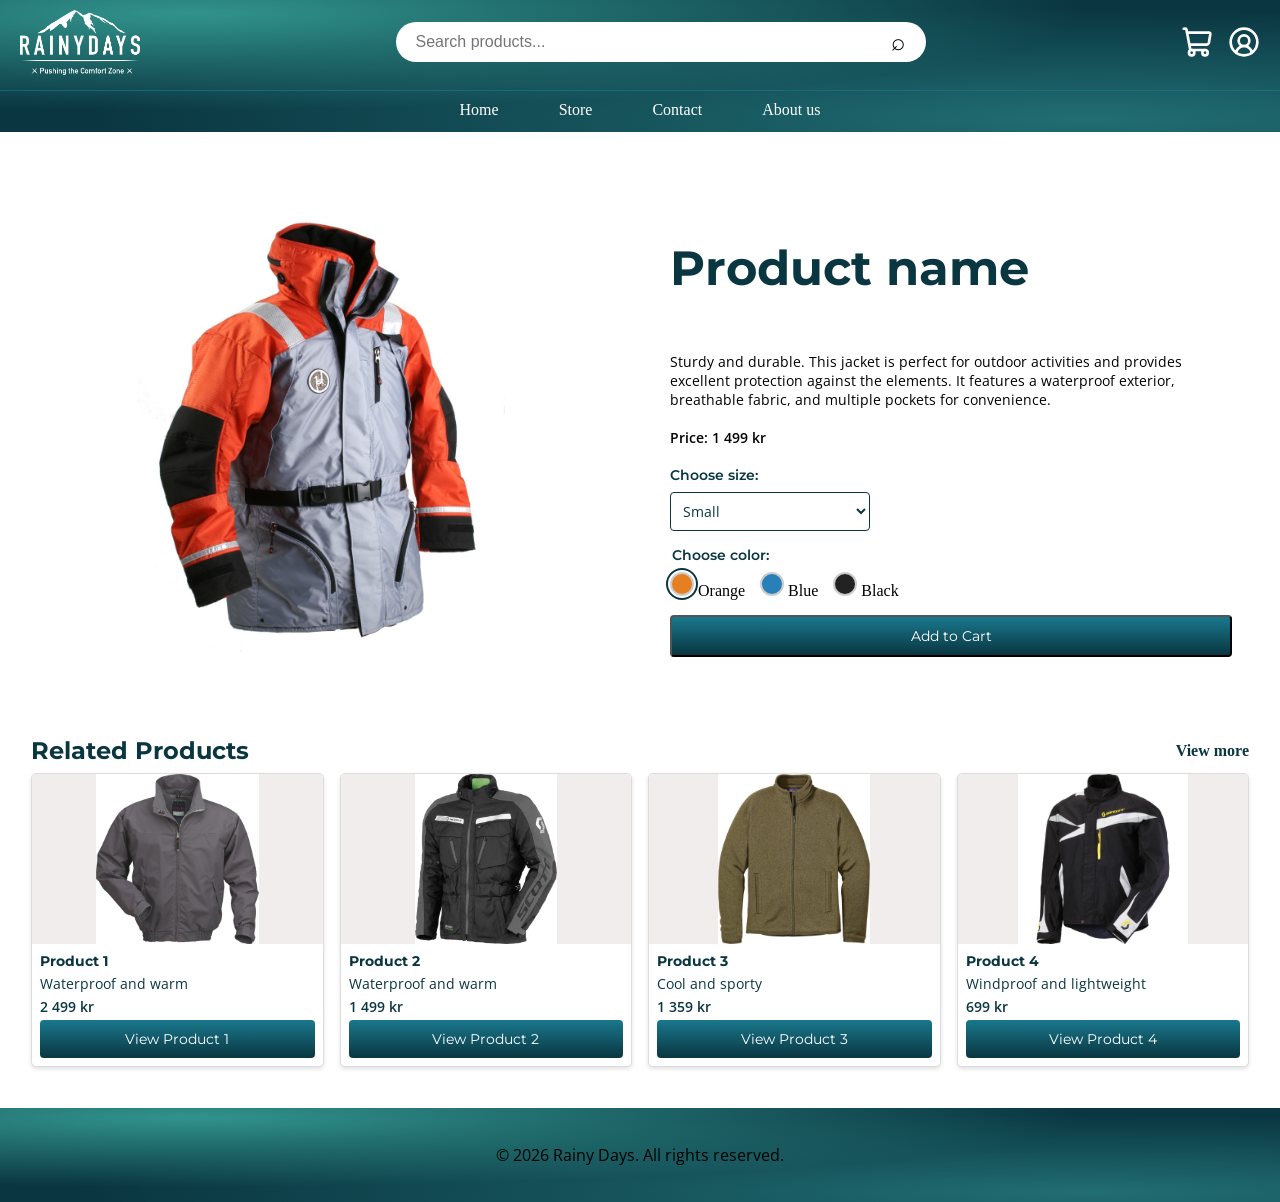
<file: Assignment/product.html>
<!DOCTYPE html>
<html lang="en">
<head>
    <meta charset="UTF-8">
    <meta name="viewport" content="width=device-width, initial-scale=1.0">
    <meta name="description" content="Rainy Days offers outdoor clothing and jackets for every kind of weather.">
    <title>Rainy Days | Outdoor Clothing</title>
    <link rel="icon" href="../Assignment/Fav icons/favicon-32x32.png" type="image/png">
    <link rel="stylesheet" href="https://fonts.googleapis.com/css2?family=Montserrat:wght@400;700&display=swap">
    <link rel="stylesheet" href="https://fonts.googleapis.com/css2?family=Open+Sans:wght@400;700&display=swap">
    <link rel="stylesheet" href="css/styles.css">
</head>

<body>
    <!-- Allows keyboard users to skip repeated navigation -->
    <a class="skip-link" href="#main-content">
        Skip to main content
    </a>

    <header>
        <div class="header-top">
            <a href="index.html" class="logo" aria-label="Rainy Days home"> 
                <img src="images/Rainy days/RainyDays_Logo.png" alt="">
            </a>

            <form class="search-bar" role="search" action="store.html" method="get">
                <label class="visually-hidden" for="site-search"> Search products </label>

                <input type="search" id="site-search" name="q" placeholder="Search products...">

                <button type="submit" aria-label="Search">
                    <span aria-hidden="true">⌕</span>
                </button>
            </form>

            <div class="header-icons">
                <a href="cart.html" class="cart-icon"
                   aria-label="Shopping cart">
                    <img src="images/shopping-cart.svg" alt="">
                </a>

                <a href="profile.html" class="profile-icon"
                   aria-label="Your profile">
                    <img src="images/circle-user-round.svg" alt="">
                </a>
            </div>
        </div>

        <div class="divider" aria-hidden="true"></div>

        <nav aria-label="Main navigation">
            <ul>
                <li><a href="index.html">Home</a></li>
                <li><a href="store.html">Store</a></li>
                <li><a href="contact.html">Contact</a></li>
                <li><a href="about.html">About us</a></li>
            </ul>
        </nav>
    </header>

    <main id="main-content">
        <section class="product-page"> 
            <div class="product-image">
                <img src="images/Rainy days/RainyDays_Jacket1.jpg" alt="Product jacket">
            </div>

            <div class="product-info">
                <h1>Product name</h1>
                <p>Sturdy and durable. This jacket is perfect for outdoor activities and provides excellent protection against the elements. It features a waterproof exterior, breathable fabric, and multiple pockets for convenience.</p>
                <p class="product-price">Price: 1 499 kr</p>
                <div class="size-option">
                    <label for="size">Choose size:</label>
                    <select id="size" name="size">
                        <option value="small">Small</option>
                        <option value="medium">Medium</option>
                        <option value="large">Large</option>
                        <option value="extra-large">Extra Large</option>
                    </select>
                </div>
                <fieldset class="color-selector">
                    <legend>Choose color:</legend>

                        <label>
                            <input type="radio" name="jacket-color" value="orange" checked> 
                                Orange
                        </label>

                        <label>
                            <input type="radio" name="jacket-color" value="blue">
                                Blue
                        </label>

                        <label>
                            <input type="radio" name="jacket-color" value="black">  
                                Black
                        </label>
                </fieldset>
                <button class="add-to-cart-button" id="add-to-cart">Add to Cart</button>
            </div>
        </section>
        
        <section class="related-products" aria-labelledby="related-products-heading">
            <div class="section-heading">
                <h2 id="related-products-heading">Related Products</h2>
                <a href="store.html" class="view-all">View more</a>
            </div>

            <div class="product-grid">
                <article class="product-card">
                    <img src="images/Rainy days/RainyDays_Jacket5.jpg" alt="Product 1 jacket">

                    <div class="product-info">
                        <h3>Product 1</h3>
                        <p>Waterproof and warm</p>
                        <p class="product-price">2 499 kr</p>
                        <a href="product.html" class="view-button">View Product 1</a>
                    </div>
                </article>

                <article class="product-card">
                    <img src="images/Rainy days/RainyDays_Jacket6.jpg" alt="Product 2 jacket">

                    <div class="product-info">
                        <h3>Product 2</h3>
                        <p>Waterproof and warm</p> 
                        <p class="product-price">1 499 kr</p>
                        <a href="product.html" class="view-button">View Product 2</a>
                    </div>
                </article>

                <article class="product-card">
                    <img src="images/Rainy days/RainyDays_Jacket7.jpg" alt="Product 3 jacket">

                    <div class="product-info">
                        <h3>Product 3</h3>
                        <p>Cool and sporty</p>
                        <p class="product-price">1 359 kr</p>
                        <a href="product.html" class="view-button">View Product 3</a>
                    </div>
                </article>

                <article class="product-card">
                    <img src="images/Rainy days/RainyDays_Jacket4.jpg" alt="Product 4 jacket">

                    <div class="product-info">
                        <h3>Product 4</h3>
                        <p>Windproof and lightweight</p>
                        <p class="product-price">699 kr</p>
                        <a href="product.html" class="view-button">View Product 4</a>
                    </div>
                </article>
            </div>
        </section>
    </main>

    <footer class="site-footer">
        <p>&copy; 2026 Rainy Days. All rights reserved.</p>
    </footer>
</body>
</html>
</file>
<file: css/styles.css>
/*_____________________________________ General _____________________________________*/
body {
    display: flex;
    flex-direction: column;
    min-height: 100vh;
    margin: 0;
}

main {
    flex: 1;
}

h1,
h2,
h3 {
    font-family: 'Montserrat', sans-serif;
    font-weight: 700;
}

h1 {
    font-size: 48px;
}

h2 {
    font-size: 28px;
    color: #0A3641;
}

h3 {
    font-size: 20px;
    color: #0A3641;
}

p {
    font-family: 'Open Sans', sans-serif;
    font-size: 16px;
    font-weight: 400;
}

/*_____________________________________ Header _____________________________________*/
header {
    padding: 10px 20px;
    background:
        radial-gradient(ellipse at 15% 10%, #31938c 0%, transparent 58%),
        radial-gradient(ellipse at 85% 90%, #216e73 0%, transparent 65%),
        #0A3641;
}

.header-top {
    display: flex;
    justify-content: space-between;
    align-items: center;
}

/*_____________________________________ Logo _____________________________________*/
.logo {
    display: flex;
    align-items: center;
    flex-shrink: 0;
}

.logo img {
    display: block;
    width: 120px;
    height: auto;
    filter: brightness(0) invert(1);
}

/*_____________________________________ Search Bar _____________________________________*/
.search-bar {
    display: flex;
    align-items: center;
    width: 500px;
    padding: 5px 15px;
    background-color: #fff;
    border-radius: 25px;
}

.search-bar input {
    flex-grow: 1;
    padding: 5px;
    border: none;
    outline: none;
    font-size: 16px;
}

.search-bar button {
    background: none;
    border: none;
    font-size: 24px;
    cursor: pointer;
}

/*_____________________________________ Header Icons _____________________________________*/
.header-icons {
    display: flex;
    align-items: center;
    gap: 15px;
}

.header-icons img {
    display: block;
    width: 32px;
    height: 32px;
    filter: brightness(0) invert(1);
}

/*_____________________________________ Header Divider _____________________________________*/
.divider {
    height: 1px;
    margin: 15px -20px 0;
    background-color: #19788da6;
}

/*_____________________________________ Navigation _____________________________________*/
.header-navigation {
    display: flex;
    justify-content: space-between;
    align-items: center;
    gap: 30px;
    margin: 13px 0 3px;
}

.header-navigation nav ul {
    display: flex;
    align-items: center;
    gap: 25px;
    margin: 0;
    padding: 0;
    list-style: none;
}

.header-navigation nav a {
    color: #fff;
    font-family: 'Montserrat', sans-serif;
    font-size: 14px;
    text-decoration: none;
}

.header-navigation nav a.active {
    border-bottom: 2px solid #fff;
    font-weight: 700;
}

.header-navigation nav a:hover {
    text-decoration: underline;
}

/*_____________________________________ Hero _____________________________________*/
.hero {
    position: relative;
}

.hero::after {
    content: "";
    position: absolute;
    inset: 0;
    background-color: rgba(0, 0, 0, 0.45);
    pointer-events: none;
}

.hero img {
    display: block;
    width: 100%;
    height: 400px;
    object-fit: cover;
}

.hero-text,
.hero-button {
    position: absolute;
    z-index: 1;
    color: #fff;
}

.hero-text {
    top: 100px;
    left: 40px;
    transform: translateY(-50%);
    text-align: left;
    text-shadow: 1px 1px 4px rgba(0, 0, 0, 0.8);
}

.hero-text p {
    font-size: 20px;
}

.hero-button {
    bottom: 30px;
    left: 160px;
    padding: 14px 28px;
    background: linear-gradient(to bottom, #19788d, #0A3641);
    border-radius: 6px;
    color: #fff;
    font-family: 'Montserrat', sans-serif;
    font-size: 16px;
    font-weight: 700;
    text-decoration: none;
    transform: translateX(-50%);
}

/*_____________________________________ Featured Products _____________________________________*/
.featured-products,
.related-products {
    margin: 30px 20px;
    padding: 10px;
    border: 1px solid #fff;
    color: #0A3641;
}

/*_____________________________________ Section Heading _____________________________________*/
.section-heading {
    display: flex;
    justify-content: space-between;
    align-items: center;
    gap: 15px;
    margin-bottom: 8px;
}

.section-heading h2 {
    margin: 0;
    font-size: 24px;
}

.view-all {
    color: #0A3641;
    font-family: 'Montserrat', sans-serif;
    font-size: 14px;
    font-weight: 700;
    text-decoration: none;
}

.view-all:hover {
    text-decoration: underline;
}

/*_____________________________________ Product Grid _____________________________________*/
.product-grid {
    display: grid;
    grid-template-columns: repeat(4, minmax(0, 1fr));
    gap: 20px;
}

/*_____________________________________ Product Cards _____________________________________*/
.product-card {
    display: flex;
    flex-direction: column;
    min-width: 0;
    overflow: hidden;
    background-color: #fff;
    border: 1px solid #ddd;
    border-radius: 5px;
    box-shadow: 0 2px 4px rgba(0, 0, 0, 0.12);
}

.product-card img {
    display: block;
    width: 100%;
    height: 170px;
    background: linear-gradient(
        to right,
        #acacac,
        #f7f6f6,
        #f7f6f6,
        #acacac
    );
    object-fit: contain;
}

.product-info {
    display: flex;
    flex-direction: column;
    flex-grow: 1;
    padding: 8px;
}

.product-info h3 {
    margin: 0 0 4px;
    font-size: 14px;
}

.product-info p {
    margin: 0 0 4px;
    font-size: 14px;
}

.product-info .product-price {
    margin-bottom: 16px;
    color: #0A3641;
    font-size: 24px;
    font-weight: 600;
}

/*_____________________________________ Product Buttons _____________________________________*/
.view-button,
.add-to-cart-button {
    display: block;
    margin-top: auto;
    padding: 10px 5px;
    background: linear-gradient(to bottom, #19788d, #0A3641);
    border-radius: 4px;
    color: #fff;
    font-family: 'Montserrat', sans-serif;
    font-size: 14px;
    text-align: center;
    text-decoration: none;
}

/*_____________________________________ Explore More _____________________________________*/
.explore-section {
    max-width: 1200px;
    margin: 70px auto;
    padding: 0 40px;
}

.explore-item {
    display: flex;
    align-items: center;
    gap: 50px;
    padding: 40px 0;
    border-bottom: 1px solid #ddd;
}

.explore-item:last-child {
    border-bottom: none;
}

.explore-item img {
    width: 55%;
    height: 350px;
    object-fit: cover;
    border-radius: 12px;
}

.explore-info {
    flex: 1;
}

.explore-info .explore-category {
    color: #19788d;
    font-family: 'Montserrat', sans-serif;
    font-size: 14px;
    font-weight: 700;
    text-transform: uppercase;
    letter-spacing: 2px;
}

.explore-info h2 {
    margin: 20px 0;
    font-size: 36px;
}

.explore-info p {
    line-height: 1.6;
}

.explore-button {
    display: inline-block;
    margin-top: 20px;
    padding: 14px 28px;
    background: linear-gradient(to bottom, #19788d, #0A3641);
    border-radius: 6px;
    color: #fff;
    font-family: 'Montserrat', sans-serif;
    font-weight: 700;
    text-decoration: none;
}

/*_____________________________________ Product page _______________________________*/
.product-page .product-image,
.product-page .product-info {
    flex: 1;
    min-width: 0;
}

.product-page {
    display: flex;
    align-items: center;
    gap: 60px;
    max-width: 1200px;
    margin: 40px auto;
    padding: 20px;
}

.product-page .product-image img {
    display: block;
    width: 100%;
    max-height: 450px;
    object-fit: contain;
}

.product-page h1 {
    color: #0A3641;
}

.size-option {
    display: flex;
    flex-direction: column;
    gap: 8px;
}

.size-option label {
    font-family: 'Montserrat', sans-serif;
    font-size: 14px;
    font-weight: 600;
    color: #0A3641;
}

.size-option select {
    width: 200px;
    padding: 8px;
    background-color: #fff;
    border: 1px solid #0A3641;
    border-radius: 4px;
    font-family: 'Open Sans', sans-serif;
    font-size: 14px;
    color: #0A3641;
    cursor: pointer;
}

.color-selector {
    display: flex;
    gap: 15px;
    margin: 0;
    padding: 0;
    border: none;
}

.color-selector legend {
    margin-bottom: 8px;
    color: #0A3641;
    font-family: 'Montserrat', sans-serif;
    font-size: 14px;
    font-weight: 600;
}

.color-selector input {
    appearance: none;
    width: 24px;
    height: 24px;
    margin: 0;
    border: 2px solid #ccc;
    border-radius: 50%;
    cursor: pointer;
}

.color-selector input[value="orange"] {
    background-color: #e67e22;
}

.color-selector input[value="blue"] {
    background-color: #2980b9;
}

.color-selector input[value="black"] {
    background-color: #222;
}

.color-selector input:checked {
    outline: 2px solid #0A3641;
    outline-offset: 2px;
}

.color-selector input:focus-visible {
    outline: 3px solid #19788d;
    outline-offset: 4px;
}

.product-page .product-info {
    gap: 15px;
}

/*_____________________________________ Store Page _____________________________________*/
.store-page {
    max-width: 1200px;
    margin: 40px auto;
    padding: 0 20px;
}

.store-filters {
    display: flex;
    gap: 10px;
    margin: 25px 0;
}

.store-filters button {
    padding: 10px 20px;
    background-color: #fff;
    border: 1px solid #0A3641;
    border-radius: 4px;
    color: #0A3641;
    font-family: 'Montserrat', sans-serif;
    font-size: 14px;
    cursor: pointer;
}

.store-filters button:hover {
    background-color: #0A3641;
    color: #fff;
}

.product-count {
    margin-bottom: 15px;
    color: #666;
    font-size: 14px;
}

/*_____________________________________ Shopping Cart _____________________________________*/
.cart-page,
.checkout-page {
    max-width: 1100px;
    margin: 60px auto;
    padding: 0 40px;
}

.cart-page h1 {
    margin-bottom: 40px;
    color: #0A3641;
}

.cart-item {
    display: flex;
    align-items: center;
    gap: 30px;
    padding: 20px;
    border: 1px solid #ddd;
    border-radius: 8px;
}

.cart-item img {
    width: 180px;
    height: 180px;
    object-fit: contain;
    background: #f1eded;
    border-radius: 6px;
}

.cart-item-info {
    flex: 1;
}

.cart-item-info h2 {
    margin-bottom: 12px;
    font-size: 22px;
}

.cart-item-info p {
    margin: 5px 0;
}

.cart-item-info .cart-price {
    margin-top: 25px;
    font-size: 24px;
    font-weight: 700;
}

.cart-quantity {
    padding-right: 20px;
}

.cart-total {
    display: flex;
    justify-content: flex-end;
    margin-top: 40px;
    padding-top: 20px;
    border-top: 1px solid #ddd;
}

.cart-total p {
    font-size: 22px;
}

.cart-actions {
    display: flex;
    justify-content: space-between;
    margin-top: 40px;
}

.cart-back-button,
.cart-checkout-button {
    display: inline-block;
    padding: 14px 30px;
    border-radius: 6px;
    font-family: 'Montserrat', sans-serif;
    font-weight: 700;
    text-decoration: none;
}

.cart-back-button {
    color: #0A3641;
    border: 1px solid #0A3641;
}

.cart-checkout-button {
    color: #fff;
    background: linear-gradient(to bottom, #19788d, #0A3641);
}

/*_____________________________________ Checkout _____________________________________*/
.checkout-content {
    display: grid;
    grid-template-columns: 2fr 1fr;
    gap: 40px;
    margin-top: 30px;
}

.checkout-form,
.order-summary {
    padding: 30px;
    border: 1px solid #ddd;
    border-radius: 8px;
}

.checkout-form {
    display: flex;
    flex-direction: column;
    gap: 12px;
}

.checkout-form h2 {
    margin: 15px 0;
}

.checkout-form label {
    font-family: 'Open Sans', sans-serif;
    font-size: 14px;
    font-weight: 600;
}

.checkout-form input {
    padding: 12px;
    border: 1px solid #ccc;
    border-radius: 5px;
}

.checkout-form a.confirmation-button {
    display: block;
    margin-top: 20px;
    padding: 14px;
    background: #0A3641;
    color: white;
    border-radius: 6px;
    font-family: 'Montserrat', sans-serif;
    font-weight: 700;
    text-align: center;
    text-decoration: none;
}


.card-details-row {
    display: flex;
    gap: 20px;
}

.card-details-row div {
    flex: 1;
    min-width: 0;
}

.card-details-row label {
    display: block;
    margin-bottom: 12px;
}

.card-details-row input {
    box-sizing: border-box;
    width: 100%;
}

.order-summary {
    align-self: start;
}

.order-summary p {
    display: flex;
    justify-content: space-between;
    gap: 15px;
}

.order-summary a {
    display: inline-block;
    margin-top: 25px;
    color: #0A3641;
}

/*_____________________________________ Order Confirmation _____________________________________*/
.confirmation-page {
    display: flex;
    flex-direction: column;
    align-items: center;
    justify-content: center;
    min-height: 500px;
    padding: 40px 20px;
    text-align: center;
}

.confirmation-checkmark {
    display: flex;
    align-items: center;
    justify-content: center;
    width: 100px;
    height: 100px;
    border: 5px solid #0A3641;
    border-radius: 50%;
    color: #0A3641;
    font-size: 70px;
}

.confirmation-page h1 {
    margin: 30px 0 10px;
    color: #0A3641;
}

.confirmation-page p {
    font-size: 22px;
    color: #444;
}

.confirmation-button {
    display: inline-block;
    margin-top: 40px;
    padding: 15px 35px;
    background: linear-gradient(to bottom, #19788d, #0A3641);
    border-radius: 6px;
    color: #fff;
    font-family: 'Montserrat', sans-serif;
    font-weight: 700;
    text-decoration: none;
}

.confirmation-button:hover {
    filter: brightness(1.25);
}

/*_____________________________________ Footer _____________________________________*/
.site-footer {
    padding: 25px 40px;
    background:
        radial-gradient(ellipse at 15% 10%, #31938c 0%, transparent 58%),
        radial-gradient(ellipse at 85% 90%, #216e73 0%, transparent 65%),
        #0A3641;
    color: #fff;
}

.footer-content {
    display: flex;
    justify-content: space-between;
    align-items: flex-start;
    gap: 40px;
}

.footer-logo img {
    display: block;
    width: 150px;
    height: auto;
    filter: brightness(0) invert(1);
}

.footer-navigation {
    display: flex;
    gap: 70px;
}

.footer-section h2 {
    margin: 0 0 10px;
    color: #fff;
    font-size: 15px;
}

.footer-section ul {
    margin: 0;
    padding: 0;
    list-style: none;
}

.footer-section li {
    margin-bottom: 8px;
}

.footer-section a {
    color: #d3e5e8;
    font-family: 'Open Sans', sans-serif;
    font-size: 13px;
    text-decoration: none;
}

.footer-section a:hover {
    color: #fff;
    text-decoration: underline;
}

.footer-divider {
    height: 1px;
    margin: 25px 0 15px;
    background-color: #19788da6;
}

.footer-bottom p {
    margin: 0;
    color: #d3e5e8;
    font-size: 11px;
    text-align: left;
}

/*_____________________________________ Shared Button Effects _____________________________________*/
.hero-button,
.view-button,
.add-to-cart-button,
.cart-checkout-button,
.explore-button {
    transition: filter 0.3s ease;
}

.hero-button:hover,
.view-button:hover,
.add-to-cart-button:hover,
.cart-checkout-button:hover,
.explore-button:hover {
    filter: brightness(1.25);
}

/*_____________________________________ Accessibility _____________________________________*/
.skip-link,
.visually-hidden {
    position: absolute;
    width: 1px;
    height: 1px;
    margin: -1px;
    padding: 0;
    overflow: hidden;
    border: 0;
    clip-path: inset(50%);
    white-space: nowrap;
}

.skip-link:focus {
    position: fixed;
    top: 10px;
    left: 10px;
    z-index: 1000;
    width: auto;
    height: auto;
    margin: 0;
    padding: 12px 16px;
    overflow: visible;
    background: #fff;
    border: 2px solid #0A3641;
    color: #0A3641;
    clip-path: none;
    white-space: normal;
}

/*_____________________________________ Responsive Design _____________________________________*/
@media (max-width: 700px) {
    .checkout-content {
        grid-template-columns: 1fr;
    }
}

@media (max-width: 600px) {

    /* General */

    h1 {
        font-size: 30px;
    }

    h2 {
        font-size: 22px;
    }

    /* Header */

    .header-top {
        flex-wrap: wrap;
        gap: 15px;
    }

    .logo img {
        width: 100px;
    }

    .search-bar {
        order: 3;
        width: 100%;
        box-sizing: border-box;
    }

    .search-bar input {
        min-width: 0;
    }

    .header-navigation {
        flex-direction: column;
        gap: 15px;
    }

    .header-navigation nav ul {
        justify-content: center;
        flex-wrap: wrap;
        gap: 12px;
    }

    /* Hero */

    .hero img {
        height: 300px;
    }

    .hero-text {
        top: 90px;
        left: 20px;
        right: 20px;
    }

    .hero-text p {
        font-size: 16px;
    }

    .hero-button {
        left: 20px;
        bottom: 20px;
        transform: none;
        font-size: 14px;
    }

    /* Products */

    .product-grid {
        grid-template-columns: repeat(2, minmax(0, 1fr));
        gap: 10px;
    }

    .product-card img {
        height: 140px;
    }

    .product-info .product-price {
        font-size: 18px;
    }

    .product-page {
        flex-direction: column;
        margin: 20px auto;
        gap: 20px;
    }

    .store-filters {
        flex-wrap: wrap;
    }

    /* Explore More */

    .explore-section {
        margin: 30px auto;
        padding: 0 20px;
    }

    .explore-item {
        flex-direction: column;
        align-items: stretch;
        gap: 20px;
        padding: 30px 0;
    }

    .explore-item img {
        width: 100%;
        height: 230px;
    }

    .explore-info h2 {
        font-size: 26px;
    }

    /* Cart */

    .cart-page,
    .checkout-page {
        margin: 30px auto;
        padding: 0 20px;
    }

    .cart-item {
        flex-wrap: wrap;
        gap: 15px;
    }

    .cart-item img {
        width: 110px;
        height: 110px;
    }

    .cart-quantity {
        padding-right: 0;
    }

    .cart-actions {
        gap: 10px;
    }

    .cart-actions a {
        padding: 12px;
        font-size: 12px;
        text-align: center;
    }

    /* Checkout */

    .checkout-content {
        gap: 20px;
    }

    .checkout-form,
    .order-summary {
        padding: 20px;
        min-width: 0;
    }

    .checkout-form input {
        min-width: 0;
        box-sizing: border-box;
    }

    /* Footer */

    .footer-content {
        flex-direction: column;
        gap: 25px;
    }

    .footer-navigation {
        flex-wrap: wrap;
        gap: 30px;
    }

    .site-footer {
        padding: 25px 20px;
    }
}
</file>
<file: Assignment/css/styles.css>
body {
    display: flex;
    flex-direction: column;
    min-height: 100vh;
    margin: 0;
}

h1 {
    font-family: 'Montserrat', sans-serif;
    font-size: 48px;
    font-weight: 700;
}

h2 {
    font-family: 'Montserrat', sans-serif;
    font-size: 28px;
    font-weight: 700;
    color: #0A3641;
}

p {
    font-family: 'Open Sans', sans-serif;
    font-size: 16px;
    font-weight: 400;
}

main {
    flex: 1;
}

/*_____________________________________ Header _____________________________________*/
header {
    padding: 10px 20px;
    background:
        radial-gradient(
            ellipse at 15% 10%,
            #31938c 0%,
            transparent 58%
        ),
        radial-gradient(
            ellipse at 85% 90%,
            #216e73 0%,
            transparent 65%
        ),
        #0A3641;
}

.header-top {
    display: flex;
    justify-content: space-between;
    align-items: center;
}

/*_____________________________________ Logo _____________________________________*/
.logo {
    display: flex;
    align-items: center;
    flex-shrink: 0;
}

.logo img {
    display: block;
    width: 120px;
    height: auto;
    filter: brightness(0) invert(1);
}

/*_____________________________________ Search bar _____________________________________*/
.search-bar {
    display: flex;
    align-items: center;
    width: 500px;
    padding: 5px 15px;
    background-color: #fff;
    border-radius: 25px;
}

.search-bar input {
    flex-grow: 1;
    padding: 5px;
    border: none;
    outline: none;
    font-size: 16px;
}

.search-bar button {
    background: none;
    border: none;
    font-size: 24px;
    cursor: pointer;
}

/*_____________________________________ Header icons _____________________________________*/
.header-icons {
    display: flex;
    align-items: center;
    gap: 15px;
}

.header-icons img {
    display: block;
    width: 32px;
    height: 32px;
    filter: brightness(0) invert(1);
}

/*_____________________________________ Header divider _____________________________________*/
.divider {
    height: 1px;
    margin: 15px -20px 0;
    background-color: #19788da6;
}

/*_____________________________________ Navigation _____________________________________*/
header nav {
    margin-top: 10px;
    margin-bottom: 3px;
}

header nav ul {
    display: flex;
    justify-content: center;
    margin: 0;
    padding: 0;
    list-style: none;
}

header nav a {
    margin: 0 30px;
    color: #fff;
    text-decoration: none;
}

header nav a.active {
    border-bottom: 2px solid #fff;
    font-weight: bold;
}

/*_____________________________________ Hero _________________________________________*/
.hero {
    position: relative;
}

.hero::after {
    content: "";
    position: absolute;
    inset: 0;
    background-color: rgba(0, 0, 0, 0.45);
    pointer-events: none;
}

.hero img {
    display: block;
    width: 100%;
    height: 400px;
    object-fit: cover;
}

/*_____________________________________ Hero text and button ______________________________*/
.hero-text,
.hero-button {
    position: absolute;
    z-index: 1;
    color: #fff;
}

.hero-text {
    top: 100px;
    left: 40px;
    transform: translateY(-50%);
    text-align: left;
    text-shadow: 1px 1px 4px rgba(0, 0, 0, 0.8);
}

.hero-text p {
    font-size: 20px;
}

.hero-button {
    bottom: 30px;
    left: 160px;
    padding: 14px 28px;
    background: linear-gradient(
        to bottom,
        #19788d,
        #0A3641
    );
    border-radius: 6px;
    color: white;
    font-family: 'Montserrat', sans-serif;
    font-size: 16px;
    font-weight: 700;
    text-decoration: none;
    transform: translateX(-50%);
    transition: background-color 0.3s ease;
}

.hero-button:hover {
    background-color: #19788d;
}

/*_____________________________________ Featured products ___________________________________*/
.featured-products,
.related-products {
    margin: 30px 20px;
    padding: 10px;
    border: 1px solid #fff;
    color: #0A3641;
}

/*_____________________________________ Section heading _____________________________________*/
.section-heading {
    display: flex;
    justify-content: space-between;
    align-items: center;
    gap: 15px;
    margin-bottom: 8px;
}

.section-heading h2 {
    margin: 0;
    font-family: 'Montserrat', sans-serif;
    font-size: 24px;
}

.view-all {
    color: #0A3641;
    font-weight: bold;
    text-decoration: none;
}

.view-all:hover {
    text-decoration: underline;
}

/*_____________________________________ Product grid _____________________________________*/
.product-grid {
    display: grid;
    grid-template-columns: repeat(4, minmax(0, 1fr));
    gap: 16px;
}

/*_____________________________________ Product card _____________________________________*/
.product-card {
    display: flex;
    flex-direction: column;
    min-width: 0;
    overflow: hidden;
    background-color: #fff;
    border: 1px solid #ddd;
    border-radius: 5px;
    box-shadow: 0 2px 4px rgba(0, 0, 0, 0.12);
}

.product-card img {
    display: block;
    width: 100%;
    height: 170px;
    background-color: #f1eded;
    object-fit: contain;
}

.product-info {
    display: flex;
    flex-direction: column;
    flex-grow: 1;
    padding: 8px;
}

.product-info h3 {
    margin: 0 0 4px;
    font-family: 'Montserrat', sans-serif;
    font-size: 14px;
}

.product-info p {
    margin: 0 0 4px;
    font-size: 14px;
}

.product-price {
    font-size: 14px;
    font-weight: 600;
}

.view-button,
.add-to-cart-button {
    display: block;
    margin-top: auto;
    padding: 10px 5px;
    background: linear-gradient(
        to bottom,
        #19788d,
        #0A3641
    );
    border-radius: 4px;
    color: #fff;
    font-family: 'Montserrat', sans-serif;
    font-size: 14px;
    text-align: center;
    text-decoration: none;
}

.view-button:hover,
.add-to-cart-button:hover {
    background: linear-gradient(
        to bottom,
        #2a9aaf,
        #19788d
    );
}

/*_____________________________________ Product page _______________________________*/
.product-page .product-image,
.product-page .product-info {
    flex: 1;
    min-width: 0;
}

.product-page {
    display: flex;
    align-items: center;
    gap: 60px;
    max-width: 1200px;
    margin: 40px auto;
    padding: 20px;
}

.product-page img {
    display: block;
    width: 100%;
    max-height: 450px;
    object-fit: contain;
}

.product-page h1 {
    color: #0A3641;
}

.size-option {
    display: flex;
    flex-direction: column;
    gap: 8px;
}

.size-option label {
    font-family: 'Montserrat', sans-serif;
    font-size: 14px;
    font-weight: 600;
    color: #0A3641;
}

.size-option select {
    width: 200px;
    padding: 8px;
    background-color: #fff;
    border: 1px solid #0A3641;
    border-radius: 4px;
    font-family: 'Open Sans', sans-serif;
    font-size: 14px;
    color: #0A3641;
    cursor: pointer;
}

.color-selector {
    display: flex;
    gap: 15px;
    margin: 0;
    padding: 0;
    border: none;
}

.color-selector legend {
    margin-bottom: 8px;
    color: #0A3641;
    font-family: 'Montserrat', sans-serif;
    font-size: 14px;
    font-weight: 600;
}

.color-selector input {
    appearance: none;
    width: 24px;
    height: 24px;
    margin: 0;
    border: 2px solid #ccc;
    border-radius: 50%;
    cursor: pointer;
}

.color-selector input[value="orange"] {
    background-color: #e67e22;
}

.color-selector input[value="blue"] {
    background-color: #2980b9;
}

.color-selector input[value="black"] {
    background-color: #222;
}

.color-selector input:checked {
    outline: 2px solid #0A3641;
    outline-offset: 2px;
}

.color-selector input:focus-visible {
    outline: 3px solid #19788d;
    outline-offset: 4px;
}

.product-page .product-info {
    gap: 15px;
}

/*_____________________________________ Store Page _____________________________________*/

.store-page {
    max-width: 1200px;
    margin: 40px auto;
    padding: 0 20px;
}

.store-filters {
    display: flex;
    gap: 10px;
    margin: 25px 0;
}

.store-filters button {
    padding: 10px 20px;
    background-color: #fff;
    border: 1px solid #0A3641;
    border-radius: 4px;
    color: #0A3641;
    font-family: 'Montserrat', sans-serif;
    font-size: 14px;
    cursor: pointer;
}

.store-filters button:hover {
    background-color: #0A3641;
    color: #fff;
}

.product-count {
    margin-bottom: 15px;
    color: #666;
    font-size: 14px;
}

/*_____________________________________ Footer _____________________________________*/
.site-footer {
    padding: 20px;
    background:
        radial-gradient(
            ellipse at 15% 10%,
            #31938c 0%,
            transparent 58%
        ),
        radial-gradient(
            ellipse at 85% 90%,
            #216e73 0%,
            transparent 65%
        ),
        #0A3641;
    text-align: center;
}

/* Accessibility: Skip link and visually hidden elements */
.skip-link,
.visually-hidden {
    position: absolute;
    width: 1px;
    height: 1px;
    margin: -1px;
    padding: 0;
    overflow: hidden;
    border: 0;
    clip-path: inset(50%);
    white-space: nowrap;
}

.skip-link:focus {
    position: fixed;
    top: 10px;
    left: 10px;
    z-index: 1000;
    width: auto;
    height: auto;
    margin: 0;
    padding: 12px 16px;
    overflow: visible;
    background: #fff;
    border: 2px solid #0A3641;
    color: #0A3641;
    clip-path: none;
    white-space: normal;
}
</file>
